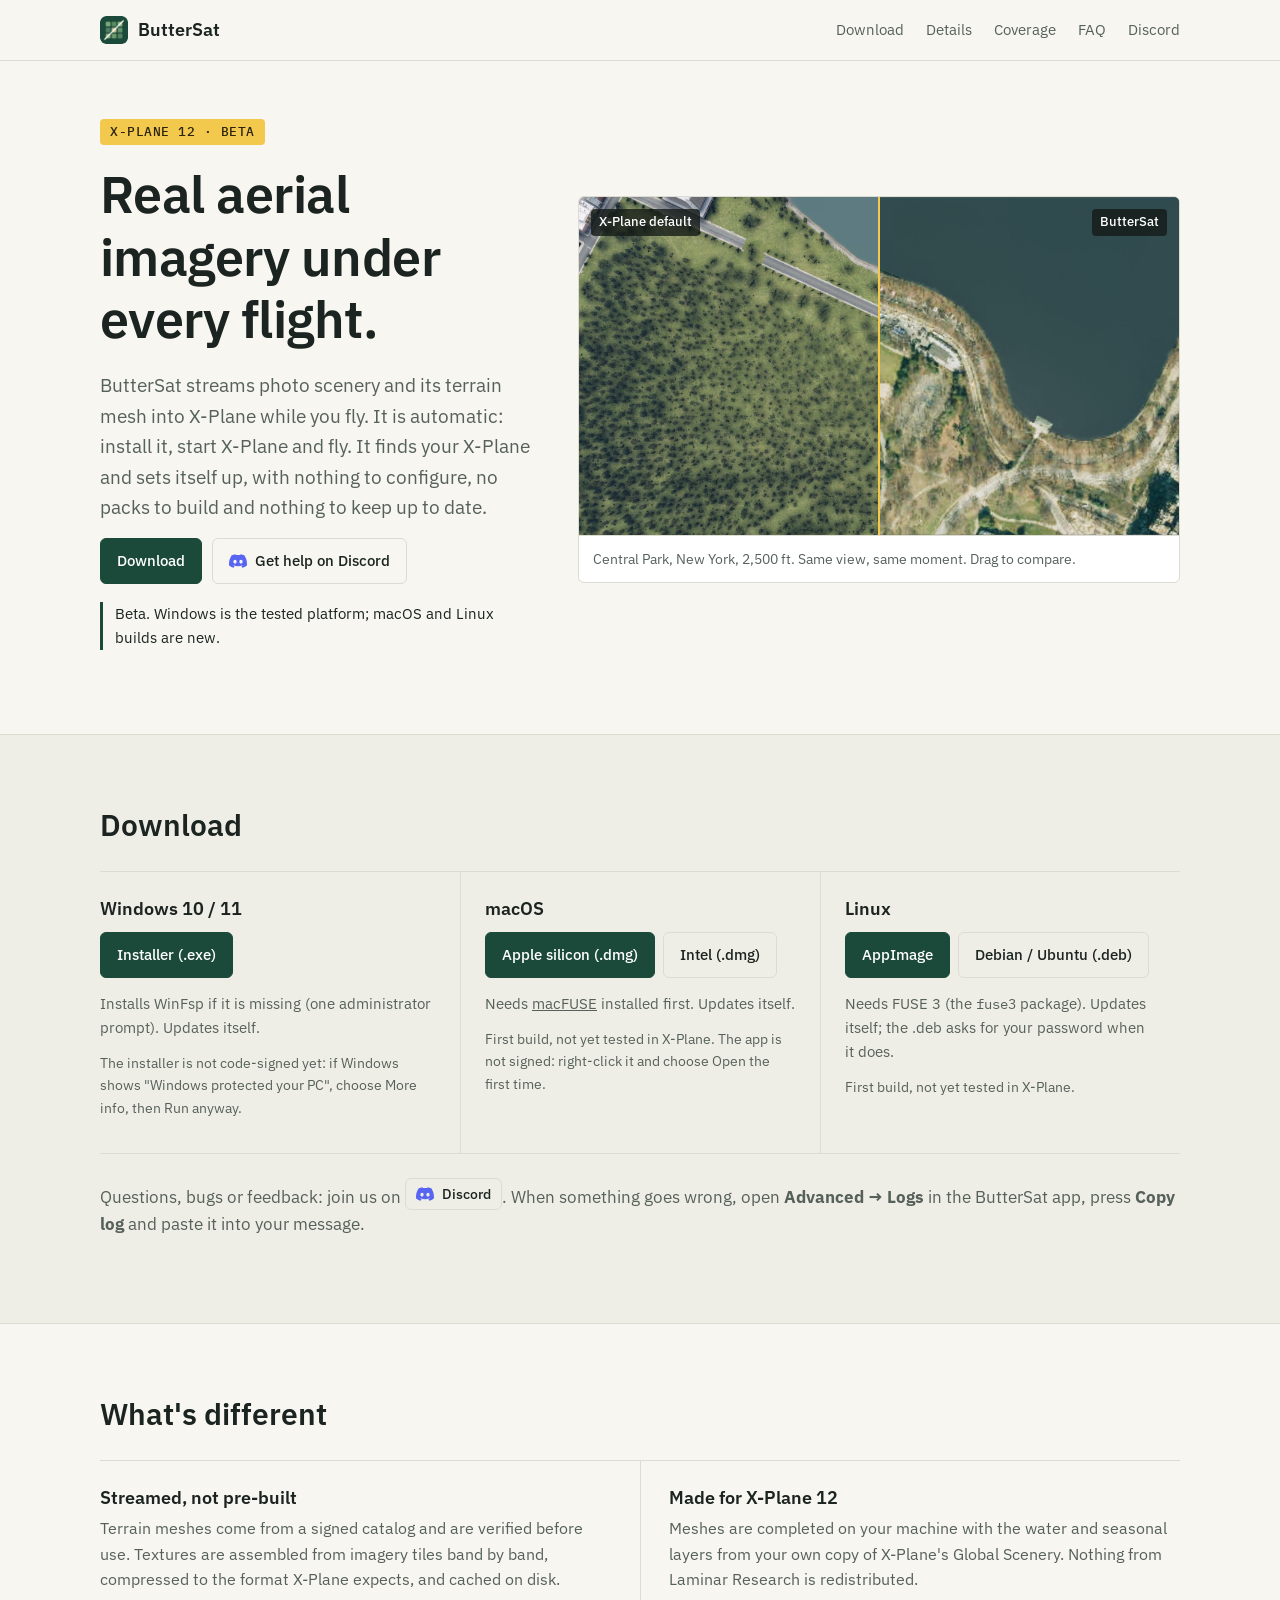
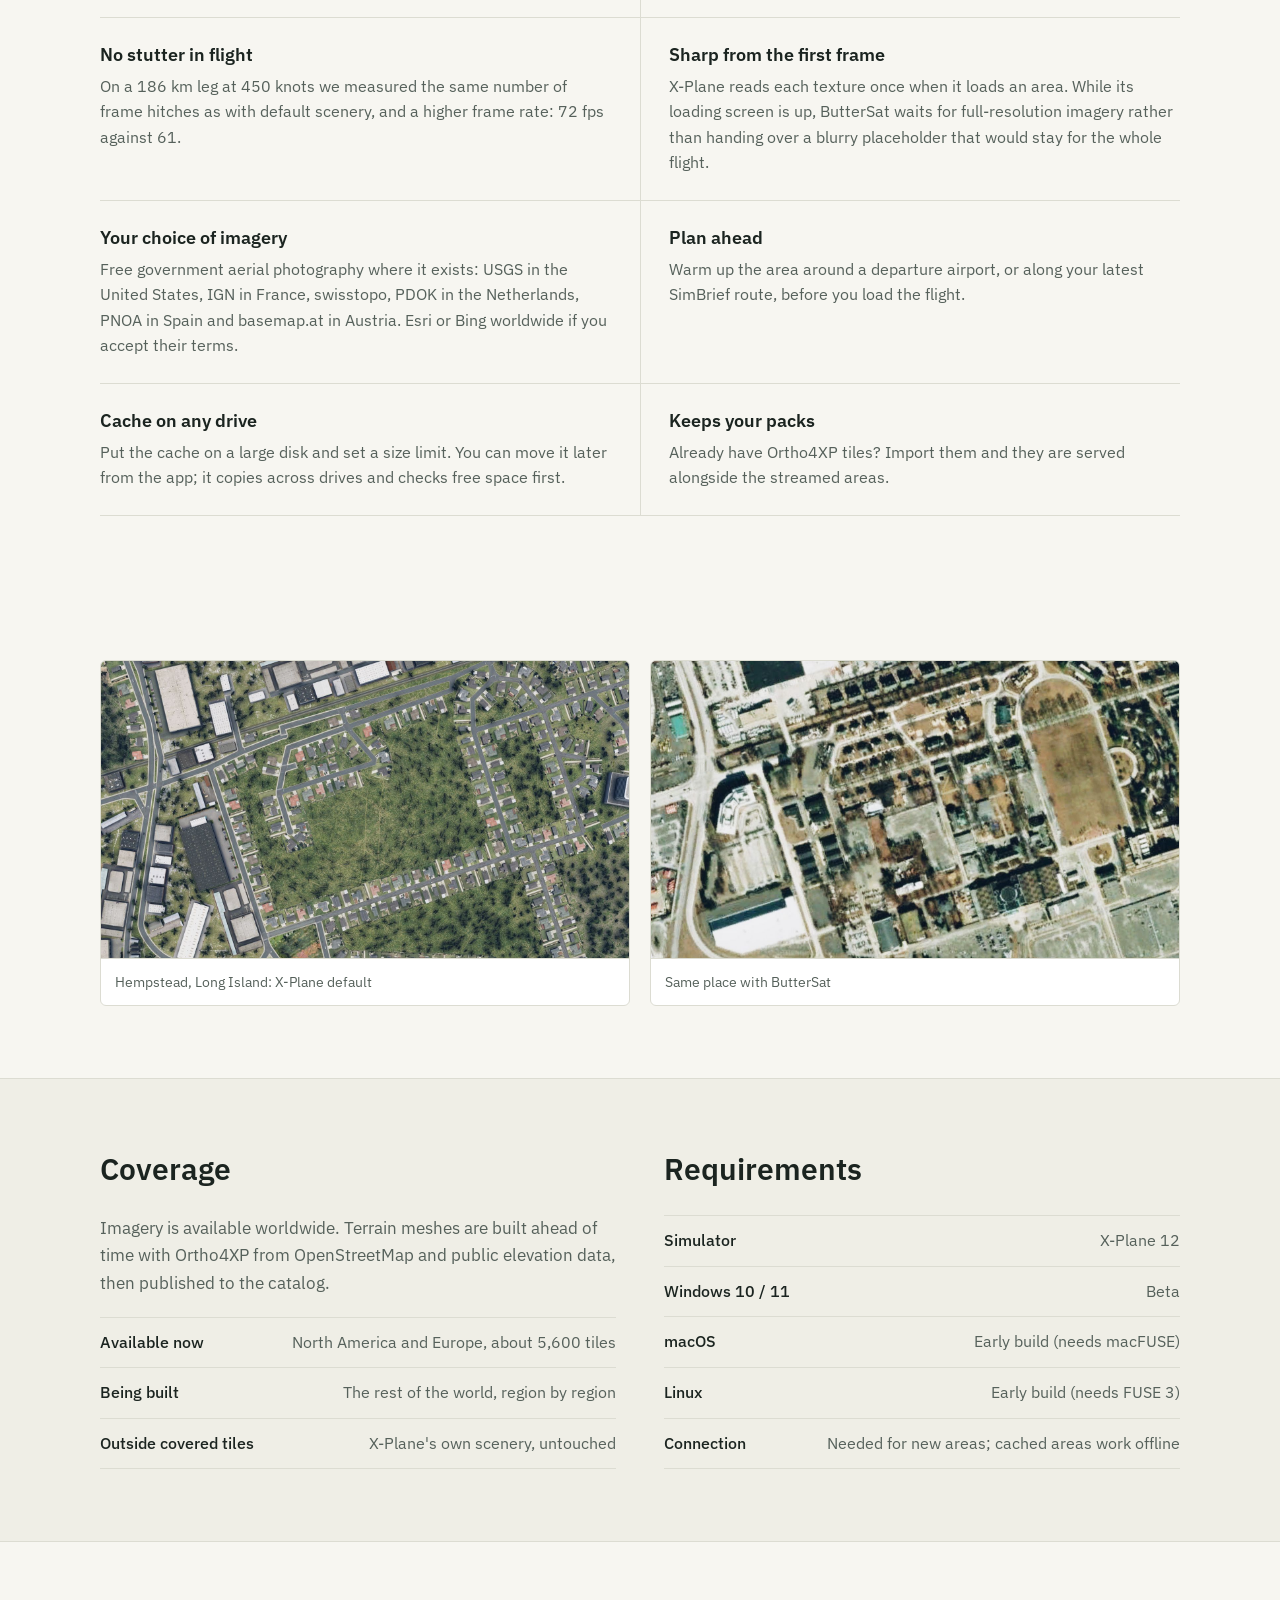
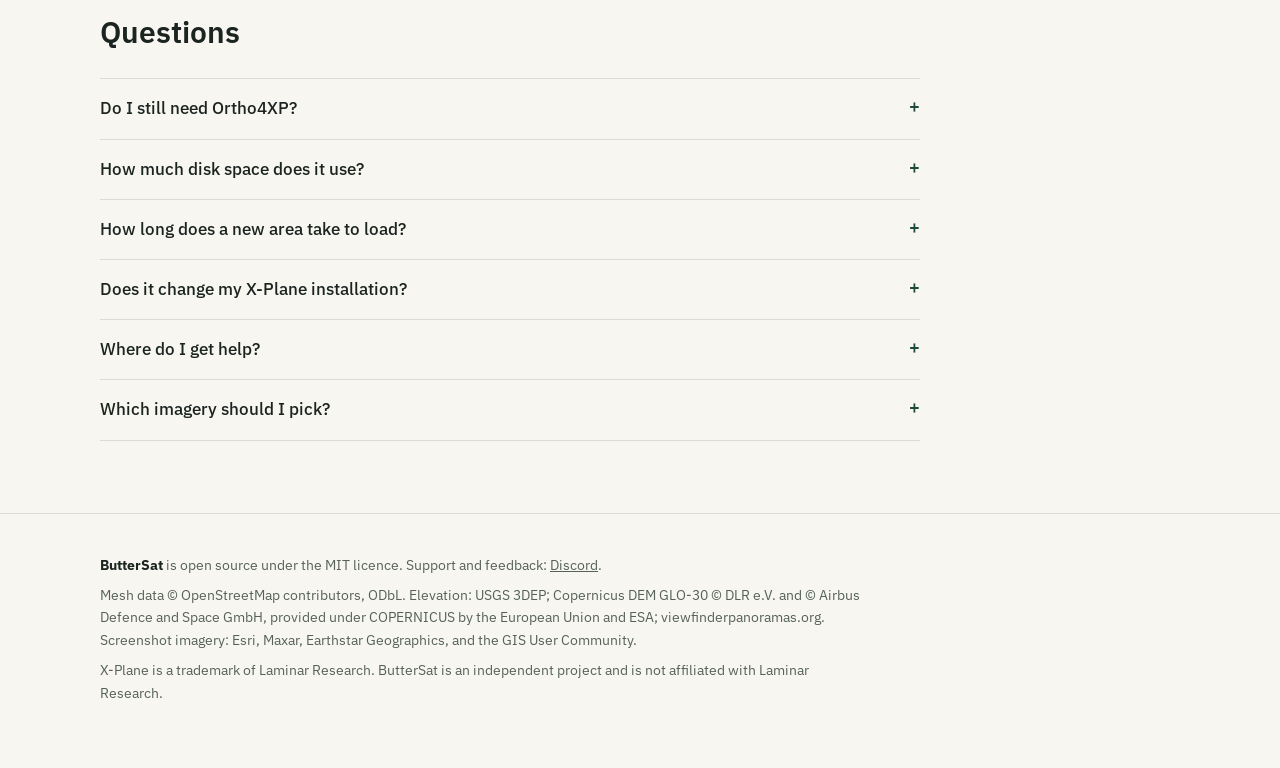
<file: site/index.html>
<!doctype html>
<html lang="en">
<head>
  <meta charset="utf-8">
  <meta name="viewport" content="width=device-width, initial-scale=1">
  <title>ButterSat · Streamed photo scenery for X-Plane 12</title>
  <meta name="description" content="ButterSat streams aerial imagery and matching terrain mesh into X-Plane 12 while you fly. No pre-built packs, no tile management.">
  <link rel="icon" href="img/icon.png">
  <link rel="preconnect" href="https://fonts.googleapis.com">
  <link rel="preconnect" href="https://fonts.gstatic.com" crossorigin>
  <link rel="stylesheet" href="https://fonts.googleapis.com/css2?family=IBM+Plex+Sans:wght@400;500;600&family=IBM+Plex+Mono:wght@500&display=swap">
  <link rel="stylesheet" href="style.css">
</head>
<body>
  <header class="top">
    <div class="wrap top-row">
      <a class="brand" href="#"><img src="img/icon.png" alt="" width="28" height="28">ButterSat</a>
      <nav>
        <a href="#download">Download</a>
        <a href="#details">Details</a>
        <a href="#coverage">Coverage</a>
        <a href="#faq">FAQ</a>
        <a href="https://discord.gg/cvkUwpHpe">Discord</a>
      </nav>
    </div>
  </header>

  <main>
    <section class="hero">
      <div class="wrap hero-grid">
        <div class="hero-text">
          <p class="tag">X-Plane 12 · Beta</p>
          <h1>Real aerial imagery under every flight.</h1>
          <p class="lead">ButterSat streams photo scenery and its terrain mesh into X&#8209;Plane while you fly. It is automatic: install it, start X&#8209;Plane and fly. It finds your X&#8209;Plane and sets itself up, with nothing to configure, no packs to build and nothing to keep up to date.</p>
          <p class="actions"><a class="button" href="#download">Download</a> <a class="button ghost discord" href="https://discord.gg/cvkUwpHpe"><svg class="icon" viewBox="0 0 24 24" aria-hidden="true" focusable="false"><path fill="currentColor" d="M20.317 4.3698a19.7913 19.7913 0 00-4.8851-1.5152.0741.0741 0 00-.0785.0371c-.211.3753-.4447.8648-.6083 1.2495-1.8447-.2762-3.68-.2762-5.4868 0-.1636-.3933-.4058-.8742-.6177-1.2495a.077.077 0 00-.0785-.037 19.7363 19.7363 0 00-4.8852 1.515.0699.0699 0 00-.0321.0277C.5334 9.0458-.319 13.5799.0992 18.0578a.0824.0824 0 00.0312.0561c2.0528 1.5076 4.0413 2.4228 5.9929 3.0294a.0777.0777 0 00.0842-.0276c.4616-.6304.8731-1.2952 1.226-1.9942a.076.076 0 00-.0416-.1057c-.6528-.2476-1.2743-.5495-1.8722-.8923a.077.077 0 01-.0076-.1277c.1258-.0943.2517-.1923.3718-.2914a.0743.0743 0 01.0776-.0105c3.9278 1.7933 8.18 1.7933 12.0614 0a.0739.0739 0 01.0785.0095c.1202.099.246.1981.3728.2924a.077.077 0 01-.0066.1276 12.2986 12.2986 0 01-1.873.8914.0766.0766 0 00-.0407.1067c.3604.698.7719 1.3628 1.225 1.9932a.076.076 0 00.0842.0286c1.961-.6067 3.9495-1.5219 6.0023-3.0294a.077.077 0 00.0313-.0552c.5004-5.177-.8382-9.6739-3.5485-13.6604a.061.061 0 00-.0312-.0286zM8.02 15.3312c-1.1825 0-2.1569-1.0857-2.1569-2.419 0-1.3332.9555-2.4189 2.157-2.4189 1.2108 0 2.1757 1.0952 2.1568 2.419 0 1.3332-.9555 2.4189-2.1569 2.4189zm7.9748 0c-1.1825 0-2.1569-1.0857-2.1569-2.419 0-1.3332.9554-2.4189 2.1569-2.4189 1.2108 0 2.1757 1.0952 2.1568 2.419 0 1.3332-.946 2.4189-2.1568 2.4189Z"/></svg>Get help on Discord</a></p>
          <p class="status">Beta. Windows is the tested platform; macOS and Linux builds are new.</p>
        </div>
        <figure class="compare" id="compare">
          <div class="cmp">
            <img src="img/centralpark-default.jpg" alt="Central Park in X-Plane's default scenery: generic forest texture" width="1600" height="900">
            <div class="after"><img src="img/centralpark-buttersat.jpg" alt="Central Park with ButterSat: real paths, ball fields and reservoir shoreline" width="1600" height="900"></div>
            <span class="divider"></span>
            <span class="label left">X-Plane default</span>
            <span class="label right">ButterSat</span>
            <input type="range" min="0" max="100" value="50" aria-label="Compare default scenery and ButterSat">
          </div>
          <figcaption>Central Park, New York, 2,500 ft. Same view, same moment. Drag to compare.</figcaption>
        </figure>
      </div>
    </section>

    <section id="download" class="band">
      <div class="wrap">
        <h2>Download</h2>
        <div class="dl">
          <article>
            <h3>Windows 10 / 11</h3>
            <p class="links"><a class="button" href="https://buttersat.butr.cc/updates/ButterSat_0.1.11_x64-setup.exe">Installer (.exe)</a></p>
            <p>Installs WinFsp if it is missing (one administrator prompt). Updates itself.</p>
            <p class="note">The installer is not code-signed yet: if Windows shows "Windows protected your PC", choose More info, then Run anyway.</p>
          </article>
          <article>
            <h3>macOS</h3>
            <p class="links"><a class="button" href="https://buttersat.butr.cc/updates/ButterSat_0.1.11_aarch64.dmg">Apple silicon (.dmg)</a> <a class="button ghost" href="https://buttersat.butr.cc/updates/ButterSat_0.1.11_x64.dmg">Intel (.dmg)</a></p>
            <p>Needs <a href="https://macfuse.github.io/">macFUSE</a> installed first. Updates itself.</p>
            <p class="note">First build, not yet tested in X-Plane. The app is not signed: right-click it and choose Open the first time.</p>
          </article>
          <article>
            <h3>Linux</h3>
            <p class="links"><a class="button" href="https://buttersat.butr.cc/updates/ButterSat_0.1.11_amd64.AppImage">AppImage</a> <a class="button ghost" href="https://buttersat.butr.cc/updates/ButterSat_0.1.11_amd64.deb">Debian / Ubuntu (.deb)</a></p>
            <p>Needs FUSE 3 (the <code>fuse3</code> package). Updates itself; the .deb asks for your password when it does.</p>
            <p class="note">First build, not yet tested in X-Plane.</p>
          </article>
        </div>
        <p class="support">Questions, bugs or feedback: join us on <a class="button ghost discord inline" href="https://discord.gg/cvkUwpHpe"><svg class="icon" viewBox="0 0 24 24" aria-hidden="true" focusable="false"><path fill="currentColor" d="M20.317 4.3698a19.7913 19.7913 0 00-4.8851-1.5152.0741.0741 0 00-.0785.0371c-.211.3753-.4447.8648-.6083 1.2495-1.8447-.2762-3.68-.2762-5.4868 0-.1636-.3933-.4058-.8742-.6177-1.2495a.077.077 0 00-.0785-.037 19.7363 19.7363 0 00-4.8852 1.515.0699.0699 0 00-.0321.0277C.5334 9.0458-.319 13.5799.0992 18.0578a.0824.0824 0 00.0312.0561c2.0528 1.5076 4.0413 2.4228 5.9929 3.0294a.0777.0777 0 00.0842-.0276c.4616-.6304.8731-1.2952 1.226-1.9942a.076.076 0 00-.0416-.1057c-.6528-.2476-1.2743-.5495-1.8722-.8923a.077.077 0 01-.0076-.1277c.1258-.0943.2517-.1923.3718-.2914a.0743.0743 0 01.0776-.0105c3.9278 1.7933 8.18 1.7933 12.0614 0a.0739.0739 0 01.0785.0095c.1202.099.246.1981.3728.2924a.077.077 0 01-.0066.1276 12.2986 12.2986 0 01-1.873.8914.0766.0766 0 00-.0407.1067c.3604.698.7719 1.3628 1.225 1.9932a.076.076 0 00.0842.0286c1.961-.6067 3.9495-1.5219 6.0023-3.0294a.077.077 0 00.0313-.0552c.5004-5.177-.8382-9.6739-3.5485-13.6604a.061.061 0 00-.0312-.0286zM8.02 15.3312c-1.1825 0-2.1569-1.0857-2.1569-2.419 0-1.3332.9555-2.4189 2.157-2.4189 1.2108 0 2.1757 1.0952 2.1568 2.419 0 1.3332-.9555 2.4189-2.1569 2.4189zm7.9748 0c-1.1825 0-2.1569-1.0857-2.1569-2.419 0-1.3332.9554-2.4189 2.1569-2.4189 1.2108 0 2.1757 1.0952 2.1568 2.419 0 1.3332-.946 2.4189-2.1568 2.4189Z"/></svg>Discord</a>. When something goes wrong, open <strong>Advanced → Logs</strong> in the ButterSat app, press <strong>Copy log</strong> and paste it into your message.</p>
      </div>
    </section>

    <section id="details">
      <div class="wrap">
        <h2>What's different</h2>
        <div class="grid">
          <article>
            <h3>Streamed, not pre-built</h3>
            <p>Terrain meshes come from a signed catalog and are verified before use. Textures are assembled from imagery tiles band by band, compressed to the format X-Plane expects, and cached on disk.</p>
          </article>
          <article>
            <h3>Made for X-Plane 12</h3>
            <p>Meshes are completed on your machine with the water and seasonal layers from your own copy of X-Plane's Global Scenery. Nothing from Laminar Research is redistributed.</p>
          </article>
          <article>
            <h3>No stutter in flight</h3>
            <p>On a 186 km leg at 450 knots we measured the same number of frame hitches as with default scenery, and a higher frame rate: 72 fps against 61.</p>
          </article>
          <article>
            <h3>Sharp from the first frame</h3>
            <p>X-Plane reads each texture once when it loads an area. While its loading screen is up, ButterSat waits for full-resolution imagery rather than handing over a blurry placeholder that would stay for the whole flight.</p>
          </article>
          <article>
            <h3>Your choice of imagery</h3>
            <p>Free government aerial photography where it exists: USGS in the United States, IGN in France, swisstopo, PDOK in the Netherlands, PNOA in Spain and basemap.at in Austria. Esri or Bing worldwide if you accept their terms.</p>
          </article>
          <article>
            <h3>Plan ahead</h3>
            <p>Warm up the area around a departure airport, or along your latest SimBrief route, before you load the flight.</p>
          </article>
          <article>
            <h3>Cache on any drive</h3>
            <p>Put the cache on a large disk and set a size limit. You can move it later from the app; it copies across drives and checks free space first.</p>
          </article>
          <article>
            <h3>Keeps your packs</h3>
            <p>Already have Ortho4XP tiles? Import them and they are served alongside the streamed areas.</p>
          </article>
        </div>
      </div>
    </section>

    <section>
      <div class="wrap two">
        <figure class="still">
          <img src="img/suburbs-default.jpg" alt="Suburbs of Long Island in default scenery" loading="lazy" width="1600" height="900">
          <figcaption>Hempstead, Long Island: X-Plane default</figcaption>
        </figure>
        <figure class="still">
          <img src="img/suburbs-buttersat.jpg" alt="The same suburbs with ButterSat imagery" loading="lazy" width="1600" height="900">
          <figcaption>Same place with ButterSat</figcaption>
        </figure>
      </div>
    </section>

    <section id="coverage" class="band">
      <div class="wrap two-col">
        <div>
          <h2>Coverage</h2>
          <p>Imagery is available worldwide. Terrain meshes are built ahead of time with Ortho4XP from OpenStreetMap and public elevation data, then published to the catalog.</p>
          <ul class="facts">
            <li><strong>Available now</strong><span>North America and Europe, about 5,600 tiles</span></li>
            <li><strong>Being built</strong><span>The rest of the world, region by region</span></li>
            <li><strong>Outside covered tiles</strong><span>X-Plane's own scenery, untouched</span></li>
          </ul>
        </div>
        <div>
          <h2>Requirements</h2>
          <ul class="facts">
            <li><strong>Simulator</strong><span>X-Plane 12</span></li>
            <li><strong>Windows 10 / 11</strong><span>Beta</span></li>
            <li><strong>macOS</strong><span>Early build (needs macFUSE)</span></li>
            <li><strong>Linux</strong><span>Early build (needs FUSE 3)</span></li>
            <li><strong>Connection</strong><span>Needed for new areas; cached areas work offline</span></li>
          </ul>
        </div>
      </div>
    </section>

    <section id="faq">
      <div class="wrap"><div class="faq">
        <h2>Questions</h2>
        <details>
          <summary>Do I still need Ortho4XP?</summary>
          <p>No. ButterSat's meshes are built with Ortho4XP on our side and streamed to you. If you already have Ortho4XP packs, you can keep using them.</p>
        </details>
        <details>
          <summary>How much disk space does it use?</summary>
          <p>As much as you allow. Imagery and meshes are cached up to the limits you set, on the drive you choose, and the oldest areas are removed first.</p>
        </details>
        <details>
          <summary>How long does a new area take to load?</summary>
          <p>The first time you start a flight somewhere new, expect around a minute and a half while the imagery is fetched. Areas you have flown before load from the cache. Once you are flying, new areas stream in the background.</p>
        </details>
        <details>
          <summary>Does it change my X-Plane installation?</summary>
          <p>It adds one entry to scenery_packs.ini, with a backup, and removes it again when uninstalled. Everything else lives in ButterSat's own folders.</p>
        </details>
        <details>
          <summary>Where do I get help?</summary>
          <p>On our <a href="https://discord.gg/cvkUwpHpe">Discord</a>. Tell us what you saw and where you were flying, and paste your log: in the app, <strong>Advanced → Logs → Copy log</strong>.</p>
        </details>
        <details>
          <summary>Which imagery should I pick?</summary>
          <p>Open government imagery is free to use but varies by country; in the United States it is noticeably softer than Esri's. Esri and Bing are sharper and cover the whole world, under their providers' terms. You can switch at any time.</p>
        </details>
      </div></div>
    </section>
  </main>

  <footer>
    <div class="wrap foot">
      <p><strong>ButterSat</strong> is open source under the MIT licence. Support and feedback: <a href="https://discord.gg/cvkUwpHpe">Discord</a>.</p>
      <p>Mesh data © OpenStreetMap contributors, ODbL. Elevation: USGS 3DEP; Copernicus DEM GLO-30 © DLR e.V. and © Airbus Defence and Space GmbH, provided under COPERNICUS by the European Union and ESA; viewfinderpanoramas.org. Screenshot imagery: Esri, Maxar, Earthstar Geographics, and the GIS User Community.</p>
      <p>X-Plane is a trademark of Laminar Research. ButterSat is an independent project and is not affiliated with Laminar Research.</p>
    </div>
  </footer>

  <script>
    (function () {
      var fig = document.getElementById("compare");
      if (!fig) return;
      var range = fig.querySelector("input");
      var set = function () { fig.style.setProperty("--pos", range.value + "%"); };
      range.addEventListener("input", set);
      set();
    })();
  </script>
</body>
</html>
</file>
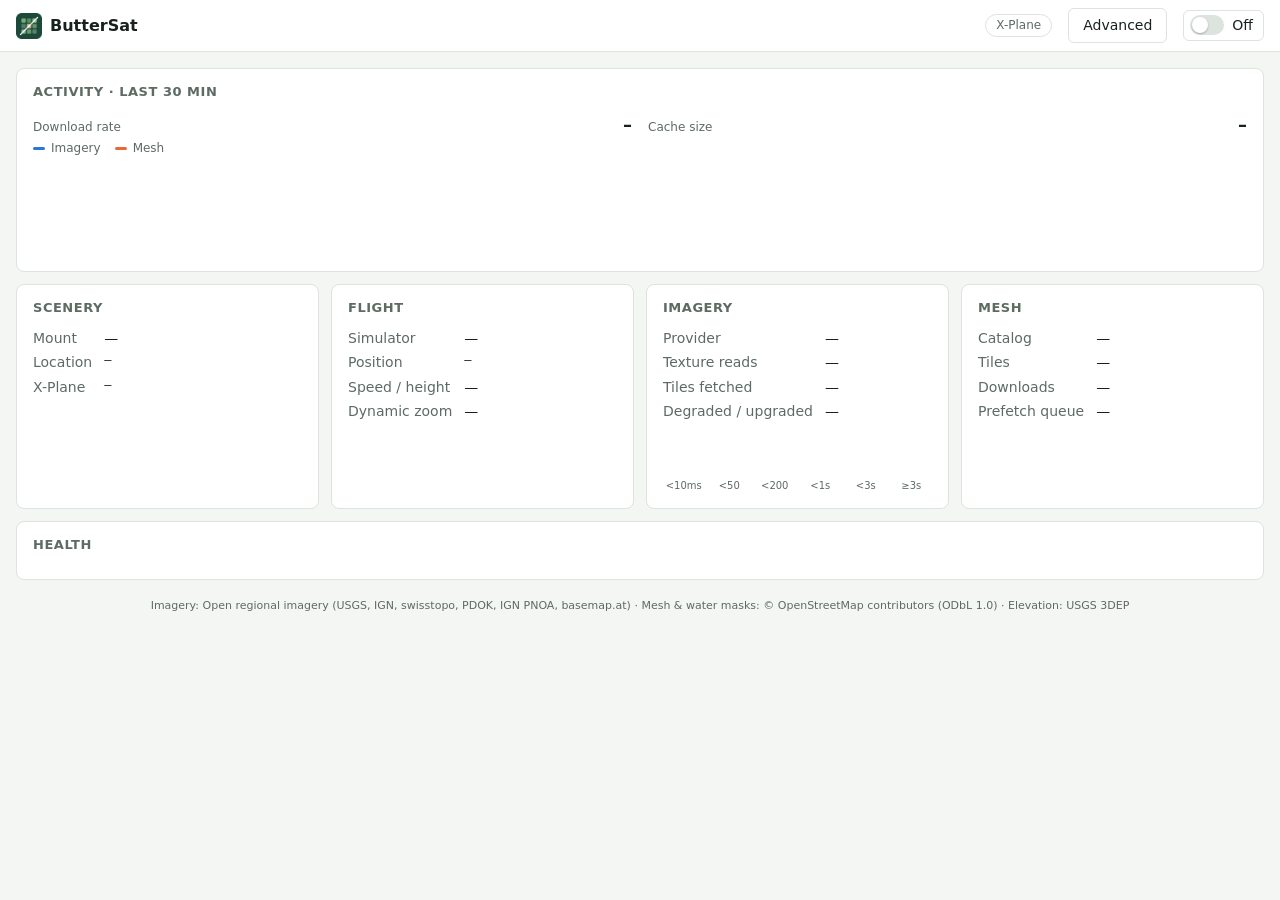
<file: crates/xof-ui/ui/index.html>
<!doctype html>
<html lang="en">
<head>
  <meta charset="utf-8">
  <meta name="viewport" content="width=device-width, initial-scale=1">
  <title>ButterSat</title>
  <link rel="stylesheet" href="vendor/maplibre-gl-5.24.0/maplibre-gl.css">
  <link rel="stylesheet" href="app.css">
</head>
<body class="simple">
  <header class="topbar">
    <div class="brand"><img src="icon.png" alt=""><span>ButterSat</span></div>
    <div class="pills">
      <span class="pill" id="pill-sim" title="X-Plane 12 Web API">X-Plane</span>
    </div>
    <button id="btn-advanced" title="Show every page: map, flight preparation, packs, settings, logs">Advanced</button>
    <button id="power" class="switch" role="switch" aria-checked="false" title="Turn ButterSat on or off">
      <span class="track"><span class="knob"></span></span><span id="power-label">Off</span>
    </button>
  </header>

  <nav class="side">
    <a href="#overview" class="active">Overview</a>
    <a href="#map">Map</a>
    <a href="#prepare">Prepare flight</a>
    <a href="#packs">Packs</a>
    <a href="#settings">Settings</a>
    <a href="#logs">Logs</a>
    <a href="#about">About</a>
  </nav>

  <main>
    <section id="overview" class="view active">
      <div id="update-banner" class="banner update hidden">
        <span id="update-text"></span>
        <button type="button" id="btn-update" class="primary">Install update</button>
      </div>
      <div id="banner" class="banner hidden"></div>
      <div id="off-card" class="card off hidden">
        <h2>ButterSat is off</h2>
        <p>X-Plane uses its own scenery. Turn ButterSat on to stream photo scenery and meshes; it adds its entry to scenery_packs.ini again.</p>
        <button type="button" class="primary" id="btn-turn-on">Turn on</button>
      </div>
      <div class="card activity">
        <h3>Activity <span class="muted">· last 30 min</span></h3>
        <div class="charts">
          <figure class="chart" id="ch-rate" aria-label="Download rate over the last 30 minutes">
            <figcaption><span class="label">Download rate</span><span class="value" id="v-rate">–</span></figcaption>
            <div class="chart-legend" aria-hidden="true"><span class="s-imagery">Imagery</span><span class="s-mesh">Mesh</span></div>
            <svg role="img"></svg>
            <div class="tip hidden"></div>
          </figure>
          <figure class="chart" id="ch-cache" aria-label="Cache size over the last 30 minutes">
            <figcaption><span class="label">Cache size</span><span class="value" id="v-cache">–</span></figcaption>
            <svg role="img"></svg>
            <div class="tip hidden"></div>
          </figure>
        </div>
      </div>
      <div class="grid">
        <div class="card">
          <h3>Scenery</h3>
          <dl>
            <dt>Mount</dt><dd id="o-mounted">—</dd>
            <dt>Location</dt><dd id="o-mountpoint" class="mono">—</dd>
            <dt>X-Plane</dt><dd id="o-xplane" class="mono">—</dd>
          </dl>
        </div>
        <div class="card">
          <h3>Flight</h3>
          <dl>
            <dt>Simulator</dt><dd id="o-sim">—</dd>
            <dt>Position</dt><dd id="o-pos" class="mono">—</dd>
            <dt>Speed / height</dt><dd id="o-spd">—</dd>
            <dt>Dynamic zoom</dt><dd id="o-dz">—</dd>
          </dl>
        </div>
        <div class="card">
          <h3>Imagery</h3>
          <dl>
            <dt>Provider</dt><dd id="o-provider">—</dd>
            <dt>Texture reads</dt><dd id="o-reads">—</dd>
            <dt>Tiles fetched</dt><dd id="o-fetched">—</dd>
            <dt>Degraded / upgraded</dt><dd id="o-degraded">—</dd>
          </dl>
          <div class="hist" id="o-hist" title="Read latency"></div>
          <div class="hist-labels"><span>&lt;10ms</span><span>&lt;50</span><span>&lt;200</span><span>&lt;1s</span><span>&lt;3s</span><span>≥3s</span></div>
        </div>
        <div class="card">
          <h3>Mesh</h3>
          <dl>
            <dt>Catalog</dt><dd id="o-catalog">—</dd>
            <dt>Tiles</dt><dd id="o-tiles">—</dd>
            <dt>Downloads</dt><dd id="o-downloads">—</dd>
            <dt>Prefetch queue</dt><dd id="o-queue">—</dd>
          </dl>
        </div>
      </div>
      <div class="card wide">
        <h3>Health</h3>
        <ul id="health" class="health"></ul>
      </div>
      <footer class="attribution-footer" id="overview-footer">
        <span id="o-attrib-imagery">Imagery: Open regional imagery (USGS, IGN, swisstopo, PDOK, IGN PNOA, basemap.at)</span>
        <span> · </span>
        <span id="o-attrib-mesh">Mesh &amp; water masks: © OpenStreetMap contributors (ODbL 1.0) · Elevation: USGS 3DEP</span>
      </footer>
    </section>

    <section id="map" class="view">
      <div id="mapview"></div>
      <div class="legend">
        <div><i class="sw cat"></i>Mesh available</div>
        <div><i class="sw ready"></i>Mesh downloaded</div>
        <div><i class="sw cache"></i>Imagery cached</div>
        <div><i class="sw pf"></i>Prefetch area</div>
      </div>
    </section>

    <section id="prepare" class="view">
      <div class="card">
        <h3>Prepare departure</h3>
        <p class="muted">Fetch the meshes and imagery around an airport before starting X-Plane, so the first load is quick.</p>
        <form id="f-prepare" class="row">
          <input id="icao" placeholder="ICAO, e.g. KJFK" maxlength="8" autocomplete="off" required>
          <button class="primary">Prepare</button>
        </form>
        <p id="prepare-result" class="result"></p>
      </div>
      <div class="card">
        <h3>SimBrief route</h3>
        <p class="muted">Prefetch meshes and low-resolution imagery along your latest SimBrief flight plan. Flight plan data provided by SimBrief / Navigraph (simbrief.com).</p>
        <form id="f-route" class="row">
          <input id="sb-user" placeholder="SimBrief username or pilot ID" autocomplete="off">
          <button class="primary">Prefetch route</button>
        </form>
        <p id="route-result" class="result"></p>
      </div>
    </section>

    <section id="packs" class="view">
      <div class="card">
        <h3>Imported packs</h3>
        <p class="muted">Optional: Ortho4XP or AutoOrtho packs you built yourself. They take priority over streamed meshes for the tiles they cover.</p>
        <ul id="packs-list" class="list"></ul>
        <button id="btn-import">Import a pack folder…</button>
        <p id="import-result" class="result"></p>
      </div>
      <div class="card">
        <h3>Cache</h3>
        <dl>
          <dt>Imagery</dt><dd id="c-imagery">—</dd>
          <dt>Meshes</dt><dd id="c-mesh">—</dd>
        </dl>
      </div>
    </section>

    <section id="settings" class="view">
      <form id="f-settings" class="card settings">
        <h3>Storage</h3>
        <dl>
          <dt>Cache folder</dt><dd id="st-path" class="mono">–</dd>
          <dt>In use</dt><dd id="st-usage">–</dd>
          <dt>Free on that drive</dt><dd id="st-free">–</dd>
        </dl>
        <div class="row"><button type="button" id="btn-storage">Change folder…</button><span id="st-msg" class="result"></span></div>
        <div id="st-confirm" class="hidden">
          <p id="st-confirm-text"></p>
          <div class="row">
            <button type="button" class="primary" id="st-move">Move the cache there</button>
            <button type="button" id="st-fresh">Start empty there</button>
            <button type="button" id="st-cancel">Cancel</button>
          </div>
        </div>
        <progress id="st-progress" class="hidden" max="100" value="0"></progress>

        <h3>Imagery</h3>
        <label class="check"><input type="checkbox" name="imagery.prefer_open">
          Prefer open government orthophoto imagery where available (US USGS, France IGN, Switzerland swisstopo, Netherlands PDOK, Spain IGN PNOA, Austria basemap.at).</label>
        <label>Global fallback / fixed provider
          <select name="imagery.provider">
            <option value="esri">Esri World Imagery (global fallback — opt-in required)</option>
            <option value="bing">Bing Maps Aerial (global fallback — opt-in required)</option>
            <option value="open">Open regional imagery only (no commercial fallback)</option>
            <option value="usgs">USGS The National Map (US only, public domain)</option>
            <option value="ign">IGN Géoplateforme (France only, Etalab 2.0)</option>
            <option value="swisstopo">swisstopo SWISSIMAGE (Switzerland only, OGD)</option>
            <option value="pdok">PDOK Luchtfoto (Netherlands only, CC BY 4.0)</option>
            <option value="pnoa">IGN PNOA (Spain only, CC BY 4.0)</option>
            <option value="basemap_at">basemap.at (Austria only, CC BY 4.0)</option>
          </select>
        </label>
        <label class="check"><input type="checkbox" name="imagery.provider_notice_accepted">
          <span>I understand that Esri World Imagery and Bing Maps Aerial are commercial services whose public terms do not explicitly grant standalone third-party flight-simulator streaming rights, and I explicitly opt in to fetching from my chosen provider for personal flight-simulation use at my own responsibility. (Until checked, ButterSat never fetches from Esri or Bing.)</span></label>
        <label>Read time budget (ms)<input type="number" name="imagery.deadline_ms" min="200" max="10000" step="100"></label>
        <label>Imagery cache size (GB)<input type="number" name="imagery.cache_size_gb" min="5" max="2000"></label>
        <label>Texture RAM (MB)<input type="number" name="imagery.segment_ram_mb" min="128" max="16384" step="128"></label>

        <h3>Prefetch</h3>
        <label class="check"><input type="checkbox" name="prefetch.enabled"> Prefetch ahead of the aircraft</label>
        <label>Look-ahead (minutes)<input type="number" name="prefetch.lookahead_minutes" min="1" max="30" step="0.5"></label>
        <label class="check"><input type="checkbox" name="prefetch.dynamic_zoom"> Dynamic zoom: lower resolution at cruise</label>
        <label>Dynamic zoom above (ft AGL)<input type="number" name="prefetch.dynamic_zoom_agl_ft" min="1000" max="45000" step="500"></label>
        <label>SimBrief user<input name="simbrief.user" placeholder="optional"></label>
        <label class="check"><input type="checkbox" name="simbrief.prepare_departure"> Prepare the departure area as soon as I generate a SimBrief flight plan (checks every 5 minutes, not while X-Plane is running)</label>

        <h3>Meshes</h3>
        <label class="check"><input type="checkbox" name="mesh.enabled"> Stream meshes from the catalog</label>
        <label>Mesh cache size (GB)<input type="number" name="mesh.cache_size_gb" min="1" max="2000"></label>
        <label>Town lights at night
          <select name="night.lights">
            <option value="normal">Normal</option>
            <option value="soft">Soft</option>
            <option value="strong">Strong</option>
            <option value="off">Off (towns on the photo stay dark at night)</option>
          </select>
        </label>
        <p class="muted small">Street lamps and windows drawn along X-Plane's own roads, read from your X-Plane 12 Global Scenery. Applies the next time X-Plane starts.</p>
        <label>Catalog mirrors (one per line)<textarea name="mesh.mirrors" rows="2"></textarea></label>
        <label>Trusted catalog keys (one per line)<textarea name="mesh.public_keys" rows="2" class="mono"></textarea></label>

        <h3>X-Plane</h3>
        <label>X-Plane 12 folder<input name="xplane.path" placeholder="auto-detected"></label>
        <label class="check"><input type="checkbox" name="startup.start_at_login"> Start ButterSat when I log in (only if the On switch on the top right of this window is on)</label>
        <label class="check"><input type="checkbox" name="startup.auto_update"> Install ButterSat updates automatically (never while X-Plane is running)</label>

        <div class="row end"><span id="settings-result" class="result"></span><button class="primary">Save</button></div>
      </form>
    </section>

    <section id="logs" class="view">
      <div class="card wide">
        <div class="row between">
          <h3>Daemon log</h3>
          <div class="row"><span id="log-copied" class="result"></span><button type="button" id="btn-copy-log" class="primary">Copy log</button></div>
        </div>
        <p class="muted small">Asking for help on Discord? Copy the log and paste it into your message.</p>
        <pre id="log" class="log"></pre>
      </div>
    </section>

    <section id="about" class="view">
      <div class="card">
        <h3>ButterSat <span id="about-version"></span></h3>
        <p>Streamed orthophoto scenery for X-Plane 12. Open source under the MIT licence.</p>
        <div class="row">
          <button type="button" id="btn-check-update">Check for updates</button>
          <span id="about-update" class="result"></span>
        </div>
        <p id="about-active-attrib" class="muted"></p>
        <ul id="notices" class="list small"></ul>
      </div>
    </section>
  </main>

  <div id="first-run" class="modal hidden" role="dialog" aria-modal="true" aria-labelledby="fr-title">
    <div class="modal-card">
      <h2 id="fr-title">Choose your imagery</h2>
      <p class="muted">ButterSat builds X-Plane's ground textures from aerial imagery. You can change this later in Settings.</p>
      <button type="button" class="choice" id="fr-open">
        <strong>Open imagery (free)</strong>
        <span>Government aerial photos where they exist: USGS in the United States (up to zoom 16, softer around airports), and France, Switzerland, the Netherlands, Spain and Austria. Elsewhere X-Plane's own scenery stays in place.</span>
      </button>
      <button type="button" class="choice" id="fr-esri">
        <strong>Esri World Imagery (sharper, worldwide)</strong>
        <span>Higher resolution almost everywhere, including ZL17 around airports. Esri's terms of use apply to this imagery.</span>
      </button>
      <button type="button" class="choice" id="fr-bing">
        <strong>Bing Maps Aerial (worldwide)</strong>
        <span>Microsoft's aerial imagery, similar coverage to Esri. Microsoft's terms of use apply, and Microsoft is winding down this service, so it may stop working.</span>
      </button>
      <label class="check fr-accept hidden" id="fr-accept-row"><input type="checkbox" id="fr-accept">
        I have read <a href="#" id="fr-terms"><span id="fr-terms-name">Esri's</span> terms of use</a> and use the imagery for personal flight simulation only.</label>
      <div class="row end">
        <span id="fr-result" class="result"></span>
        <button type="button" class="primary hidden" id="fr-confirm">Use Esri imagery</button>
      </div>
    </div>
  </div>

  <script src="vendor/maplibre-gl-5.24.0/maplibre-gl.js"></script>
  <script src="app.js"></script>
</body>
</html>
</file>
<file: site/style.css>
:root {
  --bg: #f7f6f1;
  --panel: #ffffff;
  --band: #efeee6;
  --ink: #1b2420;
  --muted: #56615b;
  --line: #dcdcd2;
  --accent: #1c4a3a;
  --accent-ink: #ffffff;
  --butter: #f2c94c;
  --butter-ink: #2b2410;
}
@media (prefers-color-scheme: dark) {
  :root {
    --bg: #121714;
    --panel: #18201c;
    --band: #161d19;
    --ink: #e6ece8;
    --muted: #9aa8a0;
    --line: #2a352f;
    --accent: #6cbf96;
    --accent-ink: #0d1411;
    --butter: #e6bd45;
    --butter-ink: #1c170a;
  }
}

* { box-sizing: border-box; }
html { scroll-behavior: smooth; }
body {
  margin: 0;
  background: var(--bg);
  color: var(--ink);
  font: 17px/1.6 "IBM Plex Sans", system-ui, -apple-system, "Segoe UI", sans-serif;
  -webkit-font-smoothing: antialiased;
}
img { display: block; max-width: 100%; height: auto; }
a { color: inherit; }
.wrap { max-width: 1120px; margin: 0 auto; padding: 0 20px; }
h1, h2, h3 { line-height: 1.2; margin: 0; font-weight: 600; }
h1 { font-size: clamp(32px, 5vw, 52px); letter-spacing: -0.01em; }
h2 { font-size: 30px; margin-bottom: 28px; }
h3 { font-size: 18px; margin-bottom: 8px; }
p { margin: 0 0 12px; }
section { padding: 72px 0; }
.band { background: var(--band); border-top: 1px solid var(--line); border-bottom: 1px solid var(--line); }

/* Top bar */
.top { position: sticky; top: 0; z-index: 5; background: var(--bg); border-bottom: 1px solid var(--line); }
.top-row { display: flex; align-items: center; justify-content: space-between; height: 60px; gap: 16px; }
.brand { display: flex; align-items: center; gap: 10px; font-weight: 600; font-size: 18px; text-decoration: none; }
.brand img { border-radius: 6px; }
nav { display: flex; gap: 22px; font-size: 15px; }
nav a { text-decoration: none; color: var(--muted); }
nav a:hover { color: var(--ink); }

/* Hero */
.hero { padding: 56px 0 72px; }
.hero-grid { display: grid; grid-template-columns: 5fr 7fr; gap: 48px; align-items: center; }
.tag {
  display: inline-block; margin-bottom: 18px; padding: 4px 10px; border-radius: 4px;
  background: var(--butter); color: var(--butter-ink);
  font: 500 13px/1.4 "IBM Plex Mono", ui-monospace, monospace; text-transform: uppercase; letter-spacing: 0.04em;
}
.lead { font-size: 19px; color: var(--muted); margin: 20px 0 16px; }
.status { font-size: 15px; padding-left: 12px; border-left: 3px solid var(--accent); }

/* Before / after comparison */
.compare { margin: 0; position: relative; border: 1px solid var(--line); border-radius: 6px; overflow: hidden; --pos: 50%; background: var(--panel); }
.cmp { position: relative; }
.cmp > img { width: 100%; }
.compare .after { position: absolute; inset: 0; clip-path: inset(0 0 0 var(--pos)); }
.compare .after img { width: 100%; height: 100%; object-fit: cover; }
.compare .divider {
  position: absolute; top: 0; bottom: 0; left: var(--pos); width: 2px;
  background: var(--butter); transform: translateX(-1px); pointer-events: none;
}
.compare .label {
  position: absolute; top: 12px; padding: 3px 8px; border-radius: 4px; font-size: 13px; font-weight: 500;
  background: rgba(20, 26, 23, 0.78); color: #fff; pointer-events: none;
}
.compare .label.left { left: 12px; }
.compare .label.right { right: 12px; }
.compare input[type="range"] {
  position: absolute; inset: 0; width: 100%; height: 100%;
  margin: 0; opacity: 0; cursor: ew-resize;
}
.compare figcaption, .still figcaption { padding: 12px 14px; font-size: 14px; color: var(--muted); border-top: 1px solid var(--line); }

/* Feature grid */
.grid { display: grid; grid-template-columns: repeat(2, 1fr); gap: 0; border-top: 1px solid var(--line); }
.grid article { padding: 26px 28px 24px 0; border-bottom: 1px solid var(--line); }
.grid article:nth-child(even) { padding-left: 28px; padding-right: 0; border-left: 1px solid var(--line); }
.grid p { color: var(--muted); font-size: 16px; margin: 0; }

/* Stills */
.two { display: grid; grid-template-columns: 1fr 1fr; gap: 20px; }
.still { margin: 0; border: 1px solid var(--line); border-radius: 6px; overflow: hidden; background: var(--panel); }

/* Coverage / requirements */
.two-col { display: grid; grid-template-columns: 1fr 1fr; gap: 48px; }
.two-col > div > p { color: var(--muted); }
.facts { list-style: none; padding: 0; margin: 20px 0 0; border-top: 1px solid var(--line); }
.facts li { display: flex; justify-content: space-between; gap: 16px; padding: 12px 0; border-bottom: 1px solid var(--line); font-size: 16px; }
.facts strong { font-weight: 500; }
.facts span { color: var(--muted); text-align: right; }

/* FAQ */
.faq { max-width: 820px; }
details { border-bottom: 1px solid var(--line); padding: 16px 0; }
details:first-of-type { border-top: 1px solid var(--line); }
summary { cursor: pointer; font-weight: 500; list-style: none; display: flex; justify-content: space-between; gap: 16px; }
summary::-webkit-details-marker { display: none; }
summary::after { content: "+"; font: 500 18px "IBM Plex Mono", monospace; color: var(--accent); }
details[open] summary::after { content: "−"; }
details p { color: var(--muted); margin: 10px 0 0; font-size: 16px; }

/* Footer */
footer { padding: 40px 0 56px; border-top: 1px solid var(--line); }
.foot p { font-size: 14px; color: var(--muted); margin: 0 0 8px; max-width: 760px; }
.foot strong { color: var(--ink); }

@media (max-width: 860px) {
  section { padding: 52px 0; }
  .hero-grid, .two-col, .two { grid-template-columns: 1fr; gap: 28px; }
  .grid { grid-template-columns: 1fr; }
  .grid article, .grid article:nth-child(even) { padding: 22px 0; border-left: 0; }
  nav { display: none; }
}

/* Download and support */
.actions { display: flex; flex-wrap: wrap; gap: 10px; margin: 0 0 18px; }
.button {
  display: inline-block; padding: 10px 16px; border-radius: 6px; font-weight: 500; font-size: 15px;
  text-decoration: none; background: var(--accent); color: var(--accent-ink); border: 1px solid var(--accent);
}
.button.ghost { background: transparent; color: var(--ink); border-color: var(--line); }
.button:hover { filter: brightness(1.08); }
.dl { display: grid; grid-template-columns: repeat(3, 1fr); gap: 0; border-top: 1px solid var(--line); }
.dl article { padding: 26px 24px 22px 0; border-bottom: 1px solid var(--line); }
.dl article + article { padding-left: 24px; border-left: 1px solid var(--line); }
.dl .links { display: flex; flex-wrap: wrap; gap: 8px; margin: 12px 0 14px; }
.dl p { color: var(--muted); font-size: 15px; }
.dl .note { font-size: 14px; }
.support { margin-top: 24px; color: var(--muted); }
code { font-family: "IBM Plex Mono", ui-monospace, monospace; font-size: 0.9em; }
@media (max-width: 820px) {
  .dl { grid-template-columns: 1fr; }
  .dl article + article { padding-left: 0; border-left: 0; }
}
.support code { overflow-wrap: anywhere; }
.button.discord { display: inline-flex; align-items: center; gap: 8px; }
.button .icon { width: 18px; height: 18px; flex: none; }
.button.discord .icon { color: #5865f2; }
.button.inline { padding: 4px 10px; font-size: 14px; vertical-align: baseline; }
</file>
<file: crates/xof-ui/ui/vendor/maplibre-gl-5.24.0/maplibre-gl.css>
.maplibregl-map{font:12px/20px Helvetica Neue,Arial,Helvetica,sans-serif;overflow:hidden;position:relative;-webkit-tap-highlight-color:rgb(0 0 0/0)}.maplibregl-canvas{left:0;position:absolute;top:0}.maplibregl-map:fullscreen{height:100%;width:100%}.maplibregl-ctrl-group button.maplibregl-ctrl-compass{touch-action:none}.maplibregl-canvas-container.maplibregl-interactive,.maplibregl-ctrl-group button.maplibregl-ctrl-compass{cursor:grab;-webkit-user-select:none;-moz-user-select:none;user-select:none}.maplibregl-canvas-container.maplibregl-interactive.maplibregl-track-pointer{cursor:pointer}.maplibregl-canvas-container.maplibregl-interactive:active,.maplibregl-ctrl-group button.maplibregl-ctrl-compass:active{cursor:grabbing}.maplibregl-canvas-container.maplibregl-touch-zoom-rotate,.maplibregl-canvas-container.maplibregl-touch-zoom-rotate .maplibregl-canvas{touch-action:pan-x pan-y}.maplibregl-canvas-container.maplibregl-touch-drag-pan,.maplibregl-canvas-container.maplibregl-touch-drag-pan .maplibregl-canvas{touch-action:pinch-zoom}.maplibregl-canvas-container.maplibregl-touch-zoom-rotate.maplibregl-touch-drag-pan,.maplibregl-canvas-container.maplibregl-touch-zoom-rotate.maplibregl-touch-drag-pan .maplibregl-canvas{touch-action:none}.maplibregl-canvas-container.maplibregl-touch-drag-pan.maplibregl-cooperative-gestures,.maplibregl-canvas-container.maplibregl-touch-drag-pan.maplibregl-cooperative-gestures .maplibregl-canvas{touch-action:pan-x pan-y}.maplibregl-ctrl-bottom-left,.maplibregl-ctrl-bottom-right,.maplibregl-ctrl-top-left,.maplibregl-ctrl-top-right{pointer-events:none;position:absolute;z-index:2}.maplibregl-ctrl-top-left{left:0;top:0}.maplibregl-ctrl-top-right{right:0;top:0}.maplibregl-ctrl-bottom-left{bottom:0;left:0}.maplibregl-ctrl-bottom-right{bottom:0;right:0}.maplibregl-ctrl{clear:both;pointer-events:auto;transform:translate(0)}.maplibregl-ctrl-top-left .maplibregl-ctrl{float:left;margin:10px 0 0 10px}.maplibregl-ctrl-top-right .maplibregl-ctrl{float:right;margin:10px 10px 0 0}.maplibregl-ctrl-bottom-left .maplibregl-ctrl{float:left;margin:0 0 10px 10px}.maplibregl-ctrl-bottom-right .maplibregl-ctrl{float:right;margin:0 10px 10px 0}.maplibregl-ctrl-group{background:#fff;border-radius:4px}.maplibregl-ctrl-group:not(:empty){box-shadow:0 0 0 2px rgba(0,0,0,.1)}@media (forced-colors:active){.maplibregl-ctrl-group:not(:empty){box-shadow:0 0 0 2px ButtonText}}.maplibregl-ctrl-group button{background-color:transparent;border:0;box-sizing:border-box;cursor:pointer;display:block;height:29px;outline:none;padding:0;width:29px}.maplibregl-ctrl-group button+button{border-top:1px solid #ddd}.maplibregl-ctrl button .maplibregl-ctrl-icon{background-position:50%;background-repeat:no-repeat;display:block;height:100%;width:100%}@media (forced-colors:active){.maplibregl-ctrl-icon{background-color:transparent}.maplibregl-ctrl-group button+button{border-top:1px solid ButtonText}}.maplibregl-ctrl button::-moz-focus-inner{border:0;padding:0}.maplibregl-ctrl-attrib-button:focus,.maplibregl-ctrl-group button:focus{box-shadow:0 0 2px 2px #0096ff}.maplibregl-ctrl button:disabled{cursor:not-allowed}.maplibregl-ctrl button:disabled .maplibregl-ctrl-icon{opacity:.25}@media (hover:hover){.maplibregl-ctrl button:not(:disabled):hover{background-color:rgba(0,0,0,.05)}}.maplibregl-ctrl button:not(:disabled):active{background-color:rgba(0,0,0,.05)}.maplibregl-ctrl-group button:focus:focus-visible{box-shadow:0 0 2px 2px #0096ff}.maplibregl-ctrl-group button:focus:not(:focus-visible){box-shadow:none}.maplibregl-ctrl-group button:focus:first-child{border-radius:4px 4px 0 0}.maplibregl-ctrl-group button:focus:last-child{border-radius:0 0 4px 4px}.maplibregl-ctrl-group button:focus:only-child{border-radius:inherit}.maplibregl-ctrl button.maplibregl-ctrl-zoom-out .maplibregl-ctrl-icon{background-image:url("data:image/svg+xml;charset=utf-8,%3Csvg xmlns='http://www.w3.org/2000/svg' width='29' height='29' fill='%23333' viewBox='0 0 29 29'%3E%3Cpath d='M10 13c-.75 0-1.5.75-1.5 1.5S9.25 16 10 16h9c.75 0 1.5-.75 1.5-1.5S19.75 13 19 13z'/%3E%3C/svg%3E")}.maplibregl-ctrl button.maplibregl-ctrl-zoom-in .maplibregl-ctrl-icon{background-image:url("data:image/svg+xml;charset=utf-8,%3Csvg xmlns='http://www.w3.org/2000/svg' width='29' height='29' fill='%23333' viewBox='0 0 29 29'%3E%3Cpath d='M14.5 8.5c-.75 0-1.5.75-1.5 1.5v3h-3c-.75 0-1.5.75-1.5 1.5S9.25 16 10 16h3v3c0 .75.75 1.5 1.5 1.5S16 19.75 16 19v-3h3c.75 0 1.5-.75 1.5-1.5S19.75 13 19 13h-3v-3c0-.75-.75-1.5-1.5-1.5'/%3E%3C/svg%3E")}@media (forced-colors:active){.maplibregl-ctrl button.maplibregl-ctrl-zoom-out .maplibregl-ctrl-icon{background-image:url("data:image/svg+xml;charset=utf-8,%3Csvg xmlns='http://www.w3.org/2000/svg' width='29' height='29' fill='%23fff' viewBox='0 0 29 29'%3E%3Cpath d='M10 13c-.75 0-1.5.75-1.5 1.5S9.25 16 10 16h9c.75 0 1.5-.75 1.5-1.5S19.75 13 19 13z'/%3E%3C/svg%3E")}.maplibregl-ctrl button.maplibregl-ctrl-zoom-in .maplibregl-ctrl-icon{background-image:url("data:image/svg+xml;charset=utf-8,%3Csvg xmlns='http://www.w3.org/2000/svg' width='29' height='29' fill='%23fff' viewBox='0 0 29 29'%3E%3Cpath d='M14.5 8.5c-.75 0-1.5.75-1.5 1.5v3h-3c-.75 0-1.5.75-1.5 1.5S9.25 16 10 16h3v3c0 .75.75 1.5 1.5 1.5S16 19.75 16 19v-3h3c.75 0 1.5-.75 1.5-1.5S19.75 13 19 13h-3v-3c0-.75-.75-1.5-1.5-1.5'/%3E%3C/svg%3E")}}@media (forced-colors:active) and (prefers-color-scheme:light){.maplibregl-ctrl button.maplibregl-ctrl-zoom-out .maplibregl-ctrl-icon{background-image:url("data:image/svg+xml;charset=utf-8,%3Csvg xmlns='http://www.w3.org/2000/svg' width='29' height='29' viewBox='0 0 29 29'%3E%3Cpath d='M10 13c-.75 0-1.5.75-1.5 1.5S9.25 16 10 16h9c.75 0 1.5-.75 1.5-1.5S19.75 13 19 13z'/%3E%3C/svg%3E")}.maplibregl-ctrl button.maplibregl-ctrl-zoom-in .maplibregl-ctrl-icon{background-image:url("data:image/svg+xml;charset=utf-8,%3Csvg xmlns='http://www.w3.org/2000/svg' width='29' height='29' viewBox='0 0 29 29'%3E%3Cpath d='M14.5 8.5c-.75 0-1.5.75-1.5 1.5v3h-3c-.75 0-1.5.75-1.5 1.5S9.25 16 10 16h3v3c0 .75.75 1.5 1.5 1.5S16 19.75 16 19v-3h3c.75 0 1.5-.75 1.5-1.5S19.75 13 19 13h-3v-3c0-.75-.75-1.5-1.5-1.5'/%3E%3C/svg%3E")}}.maplibregl-ctrl button.maplibregl-ctrl-fullscreen .maplibregl-ctrl-icon{background-image:url("data:image/svg+xml;charset=utf-8,%3Csvg xmlns='http://www.w3.org/2000/svg' width='29' height='29' fill='%23333' viewBox='0 0 29 29'%3E%3Cpath d='M24 16v5.5c0 1.75-.75 2.5-2.5 2.5H16v-1l3-1.5-4-5.5 1-1 5.5 4 1.5-3zM6 16l1.5 3 5.5-4 1 1-4 5.5 3 1.5v1H7.5C5.75 24 5 23.25 5 21.5V16zm7-11v1l-3 1.5 4 5.5-1 1-5.5-4L6 13H5V7.5C5 5.75 5.75 5 7.5 5zm11 2.5c0-1.75-.75-2.5-2.5-2.5H16v1l3 1.5-4 5.5 1 1 5.5-4 1.5 3h1z'/%3E%3C/svg%3E")}.maplibregl-ctrl button.maplibregl-ctrl-shrink .maplibregl-ctrl-icon{background-image:url("data:image/svg+xml;charset=utf-8,%3Csvg xmlns='http://www.w3.org/2000/svg' width='29' height='29' viewBox='0 0 29 29'%3E%3Cpath d='M18.5 16c-1.75 0-2.5.75-2.5 2.5V24h1l1.5-3 5.5 4 1-1-4-5.5 3-1.5v-1zM13 18.5c0-1.75-.75-2.5-2.5-2.5H5v1l3 1.5L4 24l1 1 5.5-4 1.5 3h1zm3-8c0 1.75.75 2.5 2.5 2.5H24v-1l-3-1.5L25 5l-1-1-5.5 4L17 5h-1zM10.5 13c1.75 0 2.5-.75 2.5-2.5V5h-1l-1.5 3L5 4 4 5l4 5.5L5 12v1z'/%3E%3C/svg%3E")}@media (forced-colors:active){.maplibregl-ctrl button.maplibregl-ctrl-fullscreen .maplibregl-ctrl-icon{background-image:url("data:image/svg+xml;charset=utf-8,%3Csvg xmlns='http://www.w3.org/2000/svg' width='29' height='29' fill='%23fff' viewBox='0 0 29 29'%3E%3Cpath d='M24 16v5.5c0 1.75-.75 2.5-2.5 2.5H16v-1l3-1.5-4-5.5 1-1 5.5 4 1.5-3zM6 16l1.5 3 5.5-4 1 1-4 5.5 3 1.5v1H7.5C5.75 24 5 23.25 5 21.5V16zm7-11v1l-3 1.5 4 5.5-1 1-5.5-4L6 13H5V7.5C5 5.75 5.75 5 7.5 5zm11 2.5c0-1.75-.75-2.5-2.5-2.5H16v1l3 1.5-4 5.5 1 1 5.5-4 1.5 3h1z'/%3E%3C/svg%3E")}.maplibregl-ctrl button.maplibregl-ctrl-shrink .maplibregl-ctrl-icon{background-image:url("data:image/svg+xml;charset=utf-8,%3Csvg xmlns='http://www.w3.org/2000/svg' width='29' height='29' fill='%23fff' viewBox='0 0 29 29'%3E%3Cpath d='M18.5 16c-1.75 0-2.5.75-2.5 2.5V24h1l1.5-3 5.5 4 1-1-4-5.5 3-1.5v-1zM13 18.5c0-1.75-.75-2.5-2.5-2.5H5v1l3 1.5L4 24l1 1 5.5-4 1.5 3h1zm3-8c0 1.75.75 2.5 2.5 2.5H24v-1l-3-1.5L25 5l-1-1-5.5 4L17 5h-1zM10.5 13c1.75 0 2.5-.75 2.5-2.5V5h-1l-1.5 3L5 4 4 5l4 5.5L5 12v1z'/%3E%3C/svg%3E")}}@media (forced-colors:active) and (prefers-color-scheme:light){.maplibregl-ctrl button.maplibregl-ctrl-fullscreen .maplibregl-ctrl-icon{background-image:url("data:image/svg+xml;charset=utf-8,%3Csvg xmlns='http://www.w3.org/2000/svg' width='29' height='29' viewBox='0 0 29 29'%3E%3Cpath d='M24 16v5.5c0 1.75-.75 2.5-2.5 2.5H16v-1l3-1.5-4-5.5 1-1 5.5 4 1.5-3zM6 16l1.5 3 5.5-4 1 1-4 5.5 3 1.5v1H7.5C5.75 24 5 23.25 5 21.5V16zm7-11v1l-3 1.5 4 5.5-1 1-5.5-4L6 13H5V7.5C5 5.75 5.75 5 7.5 5zm11 2.5c0-1.75-.75-2.5-2.5-2.5H16v1l3 1.5-4 5.5 1 1 5.5-4 1.5 3h1z'/%3E%3C/svg%3E")}.maplibregl-ctrl button.maplibregl-ctrl-shrink .maplibregl-ctrl-icon{background-image:url("data:image/svg+xml;charset=utf-8,%3Csvg xmlns='http://www.w3.org/2000/svg' width='29' height='29' viewBox='0 0 29 29'%3E%3Cpath d='M18.5 16c-1.75 0-2.5.75-2.5 2.5V24h1l1.5-3 5.5 4 1-1-4-5.5 3-1.5v-1zM13 18.5c0-1.75-.75-2.5-2.5-2.5H5v1l3 1.5L4 24l1 1 5.5-4 1.5 3h1zm3-8c0 1.75.75 2.5 2.5 2.5H24v-1l-3-1.5L25 5l-1-1-5.5 4L17 5h-1zM10.5 13c1.75 0 2.5-.75 2.5-2.5V5h-1l-1.5 3L5 4 4 5l4 5.5L5 12v1z'/%3E%3C/svg%3E")}}.maplibregl-ctrl button.maplibregl-ctrl-compass .maplibregl-ctrl-icon{background-image:url("data:image/svg+xml;charset=utf-8,%3Csvg xmlns='http://www.w3.org/2000/svg' width='29' height='29' fill='%23333' viewBox='0 0 29 29'%3E%3Cpath d='m10.5 14 4-8 4 8z'/%3E%3Cpath fill='%23ccc' d='m10.5 16 4 8 4-8z'/%3E%3C/svg%3E")}@media (forced-colors:active){.maplibregl-ctrl button.maplibregl-ctrl-compass .maplibregl-ctrl-icon{background-image:url("data:image/svg+xml;charset=utf-8,%3Csvg xmlns='http://www.w3.org/2000/svg' width='29' height='29' fill='%23fff' viewBox='0 0 29 29'%3E%3Cpath d='m10.5 14 4-8 4 8z'/%3E%3Cpath fill='%23ccc' d='m10.5 16 4 8 4-8z'/%3E%3C/svg%3E")}}@media (forced-colors:active) and (prefers-color-scheme:light){.maplibregl-ctrl button.maplibregl-ctrl-compass .maplibregl-ctrl-icon{background-image:url("data:image/svg+xml;charset=utf-8,%3Csvg xmlns='http://www.w3.org/2000/svg' width='29' height='29' viewBox='0 0 29 29'%3E%3Cpath d='m10.5 14 4-8 4 8z'/%3E%3Cpath fill='%23ccc' d='m10.5 16 4 8 4-8z'/%3E%3C/svg%3E")}}.maplibregl-ctrl button.maplibregl-ctrl-globe .maplibregl-ctrl-icon{background-image:url("data:image/svg+xml;charset=utf-8,%3Csvg xmlns='http://www.w3.org/2000/svg' width='22' height='22' fill='none' stroke='%23333' viewBox='0 0 22 22'%3E%3Ccircle cx='11' cy='11' r='8.5'/%3E%3Cpath d='M17.5 11c0 4.819-3.02 8.5-6.5 8.5S4.5 15.819 4.5 11 7.52 2.5 11 2.5s6.5 3.681 6.5 8.5Z'/%3E%3Cpath d='M13.5 11c0 2.447-.331 4.64-.853 6.206-.262.785-.562 1.384-.872 1.777-.314.399-.58.517-.775.517s-.461-.118-.775-.517c-.31-.393-.61-.992-.872-1.777C8.831 15.64 8.5 13.446 8.5 11s.331-4.64.853-6.206c.262-.785.562-1.384.872-1.777.314-.399.58-.517.775-.517s.461.118.775.517c.31.393.61.992.872 1.777.522 1.565.853 3.76.853 6.206Z'/%3E%3Cpath d='M11 7.5c-1.909 0-3.622-.166-4.845-.428-.616-.132-1.08-.283-1.379-.434a1.3 1.3 0 0 1-.224-.138q.07-.058.224-.138c.299-.151.763-.302 1.379-.434C7.378 5.666 9.091 5.5 11 5.5s3.622.166 4.845.428c.616.132 1.08.283 1.379.434.105.053.177.1.224.138q-.07.058-.224.138c-.299.151-.763.302-1.379.434-1.223.262-2.936.428-4.845.428ZM4.486 6.436ZM11 16.5c-1.909 0-3.622-.166-4.845-.428-.616-.132-1.08-.283-1.379-.434a1.3 1.3 0 0 1-.224-.138 1.3 1.3 0 0 1 .224-.138c.299-.151.763-.302 1.379-.434C7.378 14.666 9.091 14.5 11 14.5s3.622.166 4.845.428c.616.132 1.08.283 1.379.434.105.053.177.1.224.138a1.3 1.3 0 0 1-.224.138c-.299.151-.763.302-1.379.434-1.223.262-2.936.428-4.845.428Zm-6.514-1.064ZM11 12.5c-2.46 0-4.672-.222-6.255-.574-.796-.177-1.406-.38-1.805-.59a1.5 1.5 0 0 1-.39-.272.3.3 0 0 1-.047-.064.3.3 0 0 1 .048-.064c.066-.073.189-.167.389-.272.399-.21 1.009-.413 1.805-.59C6.328 9.722 8.54 9.5 11 9.5s4.672.222 6.256.574c.795.177 1.405.38 1.804.59.2.105.323.2.39.272a.3.3 0 0 1 .047.064.3.3 0 0 1-.048.064 1.4 1.4 0 0 1-.389.272c-.399.21-1.009.413-1.804.59-1.584.352-3.796.574-6.256.574Zm-8.501-1.51v.002zm0 .018v.002zm17.002.002v-.002zm0-.018v-.002z'/%3E%3C/svg%3E")}.maplibregl-ctrl button.maplibregl-ctrl-globe-enabled .maplibregl-ctrl-icon{background-image:url("data:image/svg+xml;charset=utf-8,%3Csvg xmlns='http://www.w3.org/2000/svg' width='22' height='22' fill='none' stroke='%2333b5e5' viewBox='0 0 22 22'%3E%3Ccircle cx='11' cy='11' r='8.5'/%3E%3Cpath d='M17.5 11c0 4.819-3.02 8.5-6.5 8.5S4.5 15.819 4.5 11 7.52 2.5 11 2.5s6.5 3.681 6.5 8.5Z'/%3E%3Cpath d='M13.5 11c0 2.447-.331 4.64-.853 6.206-.262.785-.562 1.384-.872 1.777-.314.399-.58.517-.775.517s-.461-.118-.775-.517c-.31-.393-.61-.992-.872-1.777C8.831 15.64 8.5 13.446 8.5 11s.331-4.64.853-6.206c.262-.785.562-1.384.872-1.777.314-.399.58-.517.775-.517s.461.118.775.517c.31.393.61.992.872 1.777.522 1.565.853 3.76.853 6.206Z'/%3E%3Cpath d='M11 7.5c-1.909 0-3.622-.166-4.845-.428-.616-.132-1.08-.283-1.379-.434a1.3 1.3 0 0 1-.224-.138q.07-.058.224-.138c.299-.151.763-.302 1.379-.434C7.378 5.666 9.091 5.5 11 5.5s3.622.166 4.845.428c.616.132 1.08.283 1.379.434.105.053.177.1.224.138q-.07.058-.224.138c-.299.151-.763.302-1.379.434-1.223.262-2.936.428-4.845.428ZM4.486 6.436ZM11 16.5c-1.909 0-3.622-.166-4.845-.428-.616-.132-1.08-.283-1.379-.434a1.3 1.3 0 0 1-.224-.138 1.3 1.3 0 0 1 .224-.138c.299-.151.763-.302 1.379-.434C7.378 14.666 9.091 14.5 11 14.5s3.622.166 4.845.428c.616.132 1.08.283 1.379.434.105.053.177.1.224.138a1.3 1.3 0 0 1-.224.138c-.299.151-.763.302-1.379.434-1.223.262-2.936.428-4.845.428Zm-6.514-1.064ZM11 12.5c-2.46 0-4.672-.222-6.255-.574-.796-.177-1.406-.38-1.805-.59a1.5 1.5 0 0 1-.39-.272.3.3 0 0 1-.047-.064.3.3 0 0 1 .048-.064c.066-.073.189-.167.389-.272.399-.21 1.009-.413 1.805-.59C6.328 9.722 8.54 9.5 11 9.5s4.672.222 6.256.574c.795.177 1.405.38 1.804.59.2.105.323.2.39.272a.3.3 0 0 1 .047.064.3.3 0 0 1-.048.064 1.4 1.4 0 0 1-.389.272c-.399.21-1.009.413-1.804.59-1.584.352-3.796.574-6.256.574Zm-8.501-1.51v.002zm0 .018v.002zm17.002.002v-.002zm0-.018v-.002z'/%3E%3C/svg%3E")}.maplibregl-ctrl button.maplibregl-ctrl-terrain .maplibregl-ctrl-icon{background-image:url("data:image/svg+xml;charset=utf-8,%3Csvg xmlns='http://www.w3.org/2000/svg' width='22' height='22' fill='%23333' viewBox='0 0 22 22'%3E%3Cpath d='m1.754 13.406 4.453-4.851 3.09 3.09 3.281 3.277.969-.969-3.309-3.312 3.844-4.121 6.148 6.886h1.082v-.855l-7.207-8.07-4.84 5.187L6.169 6.57l-5.48 5.965v.871ZM.688 16.844h20.625v1.375H.688Zm0 0'/%3E%3C/svg%3E")}.maplibregl-ctrl button.maplibregl-ctrl-terrain-enabled .maplibregl-ctrl-icon{background-image:url("data:image/svg+xml;charset=utf-8,%3Csvg xmlns='http://www.w3.org/2000/svg' width='22' height='22' fill='%2333b5e5' viewBox='0 0 22 22'%3E%3Cpath d='m1.754 13.406 4.453-4.851 3.09 3.09 3.281 3.277.969-.969-3.309-3.312 3.844-4.121 6.148 6.886h1.082v-.855l-7.207-8.07-4.84 5.187L6.169 6.57l-5.48 5.965v.871ZM.688 16.844h20.625v1.375H.688Zm0 0'/%3E%3C/svg%3E")}.maplibregl-ctrl button.maplibregl-ctrl-geolocate .maplibregl-ctrl-icon{background-image:url("data:image/svg+xml;charset=utf-8,%3Csvg xmlns='http://www.w3.org/2000/svg' width='29' height='29' fill='%23333' viewBox='0 0 20 20'%3E%3Cpath d='M10 4C9 4 9 5 9 5v.1A5 5 0 0 0 5.1 9H5s-1 0-1 1 1 1 1 1h.1A5 5 0 0 0 9 14.9v.1s0 1 1 1 1-1 1-1v-.1a5 5 0 0 0 3.9-3.9h.1s1 0 1-1-1-1-1-1h-.1A5 5 0 0 0 11 5.1V5s0-1-1-1m0 2.5a3.5 3.5 0 1 1 0 7 3.5 3.5 0 1 1 0-7'/%3E%3Ccircle cx='10' cy='10' r='2'/%3E%3C/svg%3E")}.maplibregl-ctrl button.maplibregl-ctrl-geolocate:disabled .maplibregl-ctrl-icon{background-image:url("data:image/svg+xml;charset=utf-8,%3Csvg xmlns='http://www.w3.org/2000/svg' width='29' height='29' fill='%23aaa' viewBox='0 0 20 20'%3E%3Cpath d='M10 4C9 4 9 5 9 5v.1A5 5 0 0 0 5.1 9H5s-1 0-1 1 1 1 1 1h.1A5 5 0 0 0 9 14.9v.1s0 1 1 1 1-1 1-1v-.1a5 5 0 0 0 3.9-3.9h.1s1 0 1-1-1-1-1-1h-.1A5 5 0 0 0 11 5.1V5s0-1-1-1m0 2.5a3.5 3.5 0 1 1 0 7 3.5 3.5 0 1 1 0-7'/%3E%3Ccircle cx='10' cy='10' r='2'/%3E%3Cpath fill='red' d='m14 5 1 1-9 9-1-1z'/%3E%3C/svg%3E")}.maplibregl-ctrl button.maplibregl-ctrl-geolocate.maplibregl-ctrl-geolocate-active .maplibregl-ctrl-icon{background-image:url("data:image/svg+xml;charset=utf-8,%3Csvg xmlns='http://www.w3.org/2000/svg' width='29' height='29' fill='%2333b5e5' viewBox='0 0 20 20'%3E%3Cpath d='M10 4C9 4 9 5 9 5v.1A5 5 0 0 0 5.1 9H5s-1 0-1 1 1 1 1 1h.1A5 5 0 0 0 9 14.9v.1s0 1 1 1 1-1 1-1v-.1a5 5 0 0 0 3.9-3.9h.1s1 0 1-1-1-1-1-1h-.1A5 5 0 0 0 11 5.1V5s0-1-1-1m0 2.5a3.5 3.5 0 1 1 0 7 3.5 3.5 0 1 1 0-7'/%3E%3Ccircle cx='10' cy='10' r='2'/%3E%3C/svg%3E")}.maplibregl-ctrl button.maplibregl-ctrl-geolocate.maplibregl-ctrl-geolocate-active-error .maplibregl-ctrl-icon{background-image:url("data:image/svg+xml;charset=utf-8,%3Csvg xmlns='http://www.w3.org/2000/svg' width='29' height='29' fill='%23e58978' viewBox='0 0 20 20'%3E%3Cpath d='M10 4C9 4 9 5 9 5v.1A5 5 0 0 0 5.1 9H5s-1 0-1 1 1 1 1 1h.1A5 5 0 0 0 9 14.9v.1s0 1 1 1 1-1 1-1v-.1a5 5 0 0 0 3.9-3.9h.1s1 0 1-1-1-1-1-1h-.1A5 5 0 0 0 11 5.1V5s0-1-1-1m0 2.5a3.5 3.5 0 1 1 0 7 3.5 3.5 0 1 1 0-7'/%3E%3Ccircle cx='10' cy='10' r='2'/%3E%3C/svg%3E")}.maplibregl-ctrl button.maplibregl-ctrl-geolocate.maplibregl-ctrl-geolocate-background .maplibregl-ctrl-icon{background-image:url("data:image/svg+xml;charset=utf-8,%3Csvg xmlns='http://www.w3.org/2000/svg' width='29' height='29' fill='%2333b5e5' viewBox='0 0 20 20'%3E%3Cpath d='M10 4C9 4 9 5 9 5v.1A5 5 0 0 0 5.1 9H5s-1 0-1 1 1 1 1 1h.1A5 5 0 0 0 9 14.9v.1s0 1 1 1 1-1 1-1v-.1a5 5 0 0 0 3.9-3.9h.1s1 0 1-1-1-1-1-1h-.1A5 5 0 0 0 11 5.1V5s0-1-1-1m0 2.5a3.5 3.5 0 1 1 0 7 3.5 3.5 0 1 1 0-7'/%3E%3C/svg%3E")}.maplibregl-ctrl button.maplibregl-ctrl-geolocate.maplibregl-ctrl-geolocate-background-error .maplibregl-ctrl-icon{background-image:url("data:image/svg+xml;charset=utf-8,%3Csvg xmlns='http://www.w3.org/2000/svg' width='29' height='29' fill='%23e54e33' viewBox='0 0 20 20'%3E%3Cpath d='M10 4C9 4 9 5 9 5v.1A5 5 0 0 0 5.1 9H5s-1 0-1 1 1 1 1 1h.1A5 5 0 0 0 9 14.9v.1s0 1 1 1 1-1 1-1v-.1a5 5 0 0 0 3.9-3.9h.1s1 0 1-1-1-1-1-1h-.1A5 5 0 0 0 11 5.1V5s0-1-1-1m0 2.5a3.5 3.5 0 1 1 0 7 3.5 3.5 0 1 1 0-7'/%3E%3C/svg%3E")}.maplibregl-ctrl button.maplibregl-ctrl-geolocate.maplibregl-ctrl-geolocate-waiting .maplibregl-ctrl-icon{animation:maplibregl-spin 2s linear infinite}@media (forced-colors:active){.maplibregl-ctrl button.maplibregl-ctrl-geolocate .maplibregl-ctrl-icon{background-image:url("data:image/svg+xml;charset=utf-8,%3Csvg xmlns='http://www.w3.org/2000/svg' width='29' height='29' fill='%23fff' viewBox='0 0 20 20'%3E%3Cpath d='M10 4C9 4 9 5 9 5v.1A5 5 0 0 0 5.1 9H5s-1 0-1 1 1 1 1 1h.1A5 5 0 0 0 9 14.9v.1s0 1 1 1 1-1 1-1v-.1a5 5 0 0 0 3.9-3.9h.1s1 0 1-1-1-1-1-1h-.1A5 5 0 0 0 11 5.1V5s0-1-1-1m0 2.5a3.5 3.5 0 1 1 0 7 3.5 3.5 0 1 1 0-7'/%3E%3Ccircle cx='10' cy='10' r='2'/%3E%3C/svg%3E")}.maplibregl-ctrl button.maplibregl-ctrl-geolocate:disabled .maplibregl-ctrl-icon{background-image:url("data:image/svg+xml;charset=utf-8,%3Csvg xmlns='http://www.w3.org/2000/svg' width='29' height='29' fill='%23999' viewBox='0 0 20 20'%3E%3Cpath d='M10 4C9 4 9 5 9 5v.1A5 5 0 0 0 5.1 9H5s-1 0-1 1 1 1 1 1h.1A5 5 0 0 0 9 14.9v.1s0 1 1 1 1-1 1-1v-.1a5 5 0 0 0 3.9-3.9h.1s1 0 1-1-1-1-1-1h-.1A5 5 0 0 0 11 5.1V5s0-1-1-1m0 2.5a3.5 3.5 0 1 1 0 7 3.5 3.5 0 1 1 0-7'/%3E%3Ccircle cx='10' cy='10' r='2'/%3E%3Cpath fill='red' d='m14 5 1 1-9 9-1-1z'/%3E%3C/svg%3E")}.maplibregl-ctrl button.maplibregl-ctrl-geolocate.maplibregl-ctrl-geolocate-active .maplibregl-ctrl-icon{background-image:url("data:image/svg+xml;charset=utf-8,%3Csvg xmlns='http://www.w3.org/2000/svg' width='29' height='29' fill='%2333b5e5' viewBox='0 0 20 20'%3E%3Cpath d='M10 4C9 4 9 5 9 5v.1A5 5 0 0 0 5.1 9H5s-1 0-1 1 1 1 1 1h.1A5 5 0 0 0 9 14.9v.1s0 1 1 1 1-1 1-1v-.1a5 5 0 0 0 3.9-3.9h.1s1 0 1-1-1-1-1-1h-.1A5 5 0 0 0 11 5.1V5s0-1-1-1m0 2.5a3.5 3.5 0 1 1 0 7 3.5 3.5 0 1 1 0-7'/%3E%3Ccircle cx='10' cy='10' r='2'/%3E%3C/svg%3E")}.maplibregl-ctrl button.maplibregl-ctrl-geolocate.maplibregl-ctrl-geolocate-active-error .maplibregl-ctrl-icon{background-image:url("data:image/svg+xml;charset=utf-8,%3Csvg xmlns='http://www.w3.org/2000/svg' width='29' height='29' fill='%23e58978' viewBox='0 0 20 20'%3E%3Cpath d='M10 4C9 4 9 5 9 5v.1A5 5 0 0 0 5.1 9H5s-1 0-1 1 1 1 1 1h.1A5 5 0 0 0 9 14.9v.1s0 1 1 1 1-1 1-1v-.1a5 5 0 0 0 3.9-3.9h.1s1 0 1-1-1-1-1-1h-.1A5 5 0 0 0 11 5.1V5s0-1-1-1m0 2.5a3.5 3.5 0 1 1 0 7 3.5 3.5 0 1 1 0-7'/%3E%3Ccircle cx='10' cy='10' r='2'/%3E%3C/svg%3E")}.maplibregl-ctrl button.maplibregl-ctrl-geolocate.maplibregl-ctrl-geolocate-background .maplibregl-ctrl-icon{background-image:url("data:image/svg+xml;charset=utf-8,%3Csvg xmlns='http://www.w3.org/2000/svg' width='29' height='29' fill='%2333b5e5' viewBox='0 0 20 20'%3E%3Cpath d='M10 4C9 4 9 5 9 5v.1A5 5 0 0 0 5.1 9H5s-1 0-1 1 1 1 1 1h.1A5 5 0 0 0 9 14.9v.1s0 1 1 1 1-1 1-1v-.1a5 5 0 0 0 3.9-3.9h.1s1 0 1-1-1-1-1-1h-.1A5 5 0 0 0 11 5.1V5s0-1-1-1m0 2.5a3.5 3.5 0 1 1 0 7 3.5 3.5 0 1 1 0-7'/%3E%3C/svg%3E")}.maplibregl-ctrl button.maplibregl-ctrl-geolocate.maplibregl-ctrl-geolocate-background-error .maplibregl-ctrl-icon{background-image:url("data:image/svg+xml;charset=utf-8,%3Csvg xmlns='http://www.w3.org/2000/svg' width='29' height='29' fill='%23e54e33' viewBox='0 0 20 20'%3E%3Cpath d='M10 4C9 4 9 5 9 5v.1A5 5 0 0 0 5.1 9H5s-1 0-1 1 1 1 1 1h.1A5 5 0 0 0 9 14.9v.1s0 1 1 1 1-1 1-1v-.1a5 5 0 0 0 3.9-3.9h.1s1 0 1-1-1-1-1-1h-.1A5 5 0 0 0 11 5.1V5s0-1-1-1m0 2.5a3.5 3.5 0 1 1 0 7 3.5 3.5 0 1 1 0-7'/%3E%3C/svg%3E")}}@media (forced-colors:active) and (prefers-color-scheme:light){.maplibregl-ctrl button.maplibregl-ctrl-geolocate .maplibregl-ctrl-icon{background-image:url("data:image/svg+xml;charset=utf-8,%3Csvg xmlns='http://www.w3.org/2000/svg' width='29' height='29' viewBox='0 0 20 20'%3E%3Cpath d='M10 4C9 4 9 5 9 5v.1A5 5 0 0 0 5.1 9H5s-1 0-1 1 1 1 1 1h.1A5 5 0 0 0 9 14.9v.1s0 1 1 1 1-1 1-1v-.1a5 5 0 0 0 3.9-3.9h.1s1 0 1-1-1-1-1-1h-.1A5 5 0 0 0 11 5.1V5s0-1-1-1m0 2.5a3.5 3.5 0 1 1 0 7 3.5 3.5 0 1 1 0-7'/%3E%3Ccircle cx='10' cy='10' r='2'/%3E%3C/svg%3E")}.maplibregl-ctrl button.maplibregl-ctrl-geolocate:disabled .maplibregl-ctrl-icon{background-image:url("data:image/svg+xml;charset=utf-8,%3Csvg xmlns='http://www.w3.org/2000/svg' width='29' height='29' fill='%23666' viewBox='0 0 20 20'%3E%3Cpath d='M10 4C9 4 9 5 9 5v.1A5 5 0 0 0 5.1 9H5s-1 0-1 1 1 1 1 1h.1A5 5 0 0 0 9 14.9v.1s0 1 1 1 1-1 1-1v-.1a5 5 0 0 0 3.9-3.9h.1s1 0 1-1-1-1-1-1h-.1A5 5 0 0 0 11 5.1V5s0-1-1-1m0 2.5a3.5 3.5 0 1 1 0 7 3.5 3.5 0 1 1 0-7'/%3E%3Ccircle cx='10' cy='10' r='2'/%3E%3Cpath fill='red' d='m14 5 1 1-9 9-1-1z'/%3E%3C/svg%3E")}}@keyframes maplibregl-spin{0%{transform:rotate(0deg)}to{transform:rotate(1turn)}}a.maplibregl-ctrl-logo{background-image:url("data:image/svg+xml;charset=utf-8,%3Csvg xmlns='http://www.w3.org/2000/svg' width='88' height='23' fill='none'%3E%3Cpath fill='%23000' fill-opacity='.4' fill-rule='evenodd' d='M17.408 16.796h-1.827l2.501-12.095h.198l3.324 6.533.988 2.19.988-2.19 3.258-6.533h.181l2.6 12.095h-1.81l-1.218-5.644-.362-1.71-.658 1.71-2.929 5.644h-.098l-2.914-5.644-.757-1.71-.345 1.71zm1.958-3.42-.726 3.663a1.255 1.255 0 0 1-1.232 1.011h-1.827a1.255 1.255 0 0 1-1.229-1.509l2.501-12.095a1.255 1.255 0 0 1 1.23-1.001h.197a1.25 1.25 0 0 1 1.12.685l3.19 6.273 3.125-6.263a1.25 1.25 0 0 1 1.123-.695h.181a1.255 1.255 0 0 1 1.227.991l1.443 6.71a5 5 0 0 1 .314-.787l.009-.016a4.6 4.6 0 0 1 1.777-1.887c.782-.46 1.668-.667 2.611-.667a4.6 4.6 0 0 1 1.7.32l.306.134c.21-.16.474-.256.759-.256h1.694a1.255 1.255 0 0 1 1.212.925 1.255 1.255 0 0 1 1.212-.925h1.711c.284 0 .545.094.755.252.613-.3 1.312-.45 2.075-.45 1.356 0 2.557.445 3.482 1.4q.47.48.763 1.064V4.701a1.255 1.255 0 0 1 1.255-1.255h1.86A1.255 1.255 0 0 1 54.44 4.7v9.194h2.217c.19 0 .37.043.532.118v-4.77c0-.356.147-.678.385-.906a2.42 2.42 0 0 1-.682-1.71c0-.665.267-1.253.735-1.7a2.45 2.45 0 0 1 1.722-.674 2.43 2.43 0 0 1 1.705.675q.318.302.504.683V4.7a1.255 1.255 0 0 1 1.255-1.255h1.744A1.255 1.255 0 0 1 65.812 4.7v3.335a4.8 4.8 0 0 1 1.526-.246c.938 0 1.817.214 2.59.69a4.47 4.47 0 0 1 1.67 1.743v-.98a1.255 1.255 0 0 1 1.256-1.256h1.777c.233 0 .451.064.639.174a3.4 3.4 0 0 1 1.567-.372c.346 0 .861.02 1.285.232a1.25 1.25 0 0 1 .689 1.004 4.7 4.7 0 0 1 .853-.588c.795-.44 1.675-.647 2.61-.647 1.385 0 2.65.39 3.525 1.396.836.938 1.168 2.173 1.168 3.528q-.001.515-.056 1.051a1.255 1.255 0 0 1-.947 1.09l.408.952a1.255 1.255 0 0 1-.477 1.552c-.418.268-.92.463-1.458.612-.613.171-1.304.244-2.049.244-1.06 0-2.043-.207-2.886-.698l-.015-.008c-.798-.48-1.419-1.135-1.818-1.963l-.004-.008a5.8 5.8 0 0 1-.548-2.512q0-.429.053-.843a1.3 1.3 0 0 1-.333-.086l-.166-.004c-.223 0-.426.062-.643.228-.03.024-.142.139-.142.59v3.883a1.255 1.255 0 0 1-1.256 1.256h-1.777a1.255 1.255 0 0 1-1.256-1.256V15.69l-.032.057a4.8 4.8 0 0 1-1.86 1.833 5.04 5.04 0 0 1-2.484.634 4.5 4.5 0 0 1-1.935-.424 1.25 1.25 0 0 1-.764.258h-1.71a1.255 1.255 0 0 1-1.256-1.255V7.687a2.4 2.4 0 0 1-.428.625c.253.23.412.561.412.93v7.553a1.255 1.255 0 0 1-1.256 1.255h-1.843a1.25 1.25 0 0 1-.894-.373c-.228.23-.544.373-.894.373H51.32a1.255 1.255 0 0 1-1.256-1.255v-1.251l-.061.117a4.7 4.7 0 0 1-1.782 1.884 4.77 4.77 0 0 1-2.485.67 5.6 5.6 0 0 1-1.485-.188l.009 2.764a1.255 1.255 0 0 1-1.255 1.259h-1.729a1.255 1.255 0 0 1-1.255-1.255v-3.537a1.255 1.255 0 0 1-1.167.793h-1.679a1.25 1.25 0 0 1-.77-.263 4.5 4.5 0 0 1-1.945.429c-.885 0-1.724-.21-2.495-.632l-.017-.01a5 5 0 0 1-1.081-.836 1.255 1.255 0 0 1-1.254 1.312h-1.81a1.255 1.255 0 0 1-1.228-.99l-.782-3.625-2.044 3.939a1.25 1.25 0 0 1-1.115.676h-.098a1.25 1.25 0 0 1-1.116-.68l-2.061-3.994zM35.92 16.63l.207-.114.223-.15q.493-.356.735-.785l.061-.118.033 1.332h1.678V9.242h-1.694l-.033 1.267q-.133-.329-.526-.658l-.032-.028a3.2 3.2 0 0 0-.668-.428l-.27-.12a3.3 3.3 0 0 0-1.235-.23q-1.136-.001-1.974.493a3.36 3.36 0 0 0-1.3 1.382q-.445.89-.444 2.074 0 1.2.51 2.107a3.8 3.8 0 0 0 1.382 1.381 3.9 3.9 0 0 0 1.893.477q.795 0 1.455-.33zm-2.789-5.38q-.576.675-.575 1.762 0 1.102.559 1.794.576.675 1.645.675a2.25 2.25 0 0 0 .934-.19 2.2 2.2 0 0 0 .468-.29l.178-.161a2.2 2.2 0 0 0 .397-.561q.244-.5.244-1.15v-.115q0-.708-.296-1.267l-.043-.077a2.2 2.2 0 0 0-.633-.709l-.13-.086-.047-.028a2.1 2.1 0 0 0-1.073-.285q-1.052 0-1.629.692zm2.316 2.706c.163-.17.28-.407.28-.83v-.114c0-.292-.06-.508-.15-.68a.96.96 0 0 0-.353-.389.85.85 0 0 0-.464-.127c-.4 0-.56.114-.664.239l-.01.012c-.148.174-.275.45-.275.945 0 .506.122.801.27.99.097.11.266.224.68.224.303 0 .504-.09.687-.269zm7.545 1.705a2.6 2.6 0 0 0 .331.423q.319.33.755.548l.173.074q.65.255 1.49.255 1.02 0 1.844-.493a3.45 3.45 0 0 0 1.316-1.4q.493-.904.493-2.089 0-1.909-.988-2.913-.988-1.02-2.584-1.02-.898 0-1.575.347a3 3 0 0 0-.415.262l-.199.166a3.4 3.4 0 0 0-.64.82V9.242h-1.712v11.553h1.729l-.017-5.134zm.53-1.138q.206.29.48.5l.155.11.053.034q.51.296 1.119.297 1.07 0 1.645-.675.577-.69.576-1.762 0-1.119-.576-1.777-.558-.675-1.645-.675-.435 0-.835.16a2 2 0 0 0-.284.136 2 2 0 0 0-.363.254 2.2 2.2 0 0 0-.46.569l-.082.162a2.6 2.6 0 0 0-.213 1.072v.115q0 .707.296 1.267l.135.211zm.964-.818a1.1 1.1 0 0 0 .367.385.94.94 0 0 0 .476.118c.423 0 .59-.117.687-.23.159-.194.28-.478.28-.95 0-.53-.133-.8-.266-.952l-.021-.025c-.078-.094-.231-.221-.68-.221a1 1 0 0 0-.503.135l-.012.007a.86.86 0 0 0-.335.343c-.073.133-.132.324-.132.614v.115a1.4 1.4 0 0 0 .14.66zm15.7-6.222q.347-.346.346-.856a1.05 1.05 0 0 0-.345-.79 1.18 1.18 0 0 0-.84-.329q-.51 0-.855.33a1.05 1.05 0 0 0-.346.79q0 .51.346.855.345.346.856.346.51 0 .839-.346zm4.337 9.314.033-1.332q.191.403.59.747l.098.081a4 4 0 0 0 .316.224l.223.122a3.2 3.2 0 0 0 1.44.322 3.8 3.8 0 0 0 1.875-.477 3.5 3.5 0 0 0 1.382-1.366q.527-.89.526-2.09 0-1.184-.444-2.073a3.24 3.24 0 0 0-1.283-1.399q-.823-.51-1.942-.51a3.5 3.5 0 0 0-1.527.344l-.086.043-.165.09a3 3 0 0 0-.33.214q-.432.315-.656.707a2 2 0 0 0-.099.198l.082-1.283V4.701h-1.744v12.095zm.473-2.509a2.5 2.5 0 0 0 .566.7q.117.098.245.18l.144.08a2.1 2.1 0 0 0 .975.232q1.07 0 1.645-.675.576-.69.576-1.778 0-1.102-.576-1.777-.56-.691-1.645-.692a2.2 2.2 0 0 0-1.015.235q-.22.113-.415.282l-.15.142a2.1 2.1 0 0 0-.42.594q-.223.479-.223 1.1v.115q0 .705.293 1.26zm2.616-.293c.157-.191.28-.479.28-.967 0-.51-.13-.79-.276-.961l-.021-.026c-.082-.1-.232-.225-.67-.225a.87.87 0 0 0-.681.279l-.012.011c-.154.155-.274.38-.274.807v.115c0 .285.057.499.144.669a1.1 1.1 0 0 0 .367.405c.137.082.28.123.455.123.423 0 .59-.118.686-.23zm8.266-3.013q.345-.13.724-.14l.069-.002q.493 0 .642.099l.247-1.794q-.196-.099-.717-.099a2.3 2.3 0 0 0-.545.063 2 2 0 0 0-.411.148 2.2 2.2 0 0 0-.4.249 2.5 2.5 0 0 0-.485.499 2.7 2.7 0 0 0-.32.581l-.05.137v-1.48h-1.778v7.553h1.777v-3.884q0-.546.159-.943a1.5 1.5 0 0 1 .466-.636 2.5 2.5 0 0 1 .399-.253 2 2 0 0 1 .224-.099zm9.784 2.656.05-.922q0-1.743-.856-2.698-.838-.97-2.584-.97-1.119-.001-2.007.493a3.46 3.46 0 0 0-1.4 1.382q-.493.906-.493 2.106 0 1.07.428 1.975.428.89 1.332 1.432.906.526 2.255.526.973 0 1.668-.185l.044-.012.135-.04q.613-.184.984-.421l-.542-1.267q-.3.162-.642.274l-.297.087q-.51.131-1.3.131-.954 0-1.497-.444a1.6 1.6 0 0 1-.192-.193q-.366-.44-.512-1.234l-.004-.021zm-5.427-1.256-.003.022h3.752v-.138q-.011-.727-.288-1.118a1 1 0 0 0-.156-.176q-.46-.428-1.316-.428-.986 0-1.494.604-.379.45-.494 1.234zm-27.053 2.77V4.7h-1.86v12.095h5.333V15.15zm7.103-5.908v7.553h-1.843V9.242h1.843z'/%3E%3Cpath fill='%23fff' d='m19.63 11.151-.757-1.71-.345 1.71-1.12 5.644h-1.827L18.083 4.7h.197l3.325 6.533.988 2.19.988-2.19L26.839 4.7h.181l2.6 12.095h-1.81l-1.218-5.644-.362-1.71-.658 1.71-2.93 5.644h-.098l-2.913-5.644zm14.836 5.81q-1.02 0-1.893-.478a3.8 3.8 0 0 1-1.381-1.382q-.51-.906-.51-2.106 0-1.185.444-2.074a3.36 3.36 0 0 1 1.3-1.382q.839-.494 1.974-.494a3.3 3.3 0 0 1 1.234.231 3.3 3.3 0 0 1 .97.575q.396.33.527.659l.033-1.267h1.694v7.553H37.18l-.033-1.332q-.279.593-1.02 1.053a3.17 3.17 0 0 1-1.662.444zm.296-1.482q.938 0 1.58-.642.642-.66.642-1.711v-.115q0-.708-.296-1.267a2.2 2.2 0 0 0-.807-.872 2.1 2.1 0 0 0-1.119-.313q-1.053 0-1.629.692-.575.675-.575 1.76 0 1.103.559 1.795.577.675 1.645.675zm6.521-6.237h1.711v1.4q.906-1.597 2.83-1.597 1.596 0 2.584 1.02.988 1.005.988 2.914 0 1.185-.493 2.09a3.46 3.46 0 0 1-1.316 1.399 3.5 3.5 0 0 1-1.844.493q-.954 0-1.662-.329a2.67 2.67 0 0 1-1.086-.97l.017 5.134h-1.728zm4.048 6.22q1.07 0 1.645-.674.577-.69.576-1.762 0-1.119-.576-1.777-.558-.675-1.645-.675-.592 0-1.12.296-.51.28-.822.823-.296.527-.296 1.234v.115q0 .708.296 1.267.313.543.823.855.51.296 1.119.297z'/%3E%3Cpath fill='%23e1e3e9' d='M51.325 4.7h1.86v10.45h3.473v1.646h-5.333zm7.12 4.542h1.843v7.553h-1.843zm.905-1.415a1.16 1.16 0 0 1-.856-.346 1.17 1.17 0 0 1-.346-.856 1.05 1.05 0 0 1 .346-.79q.346-.329.856-.329.494 0 .839.33a1.05 1.05 0 0 1 .345.79 1.16 1.16 0 0 1-.345.855q-.33.346-.84.346zm7.875 9.133a3.17 3.17 0 0 1-1.662-.444q-.723-.46-1.004-1.053l-.033 1.332h-1.71V4.701h1.743v4.657l-.082 1.283q.279-.658 1.086-1.119a3.5 3.5 0 0 1 1.778-.477q1.119 0 1.942.51a3.24 3.24 0 0 1 1.283 1.4q.445.888.444 2.072 0 1.201-.526 2.09a3.5 3.5 0 0 1-1.382 1.366 3.8 3.8 0 0 1-1.876.477zm-.296-1.481q1.069 0 1.645-.675.577-.69.577-1.778 0-1.102-.577-1.776-.56-.691-1.645-.692a2.12 2.12 0 0 0-1.58.659q-.642.641-.642 1.694v.115q0 .71.296 1.267a2.4 2.4 0 0 0 .807.872 2.1 2.1 0 0 0 1.119.313zm5.927-6.237h1.777v1.481q.263-.757.856-1.217a2.14 2.14 0 0 1 1.349-.46q.527 0 .724.098l-.247 1.794q-.149-.099-.642-.099-.774 0-1.416.494-.626.493-.626 1.58v3.883h-1.777V9.242zm9.534 7.718q-1.35 0-2.255-.526-.904-.543-1.332-1.432a4.6 4.6 0 0 1-.428-1.975q0-1.2.493-2.106a3.46 3.46 0 0 1 1.4-1.382q.889-.495 2.007-.494 1.744 0 2.584.97.855.956.856 2.7 0 .444-.05.92h-5.43q.18 1.005.708 1.45.542.443 1.497.443.79 0 1.3-.131a4 4 0 0 0 .938-.362l.542 1.267q-.411.263-1.119.46-.708.198-1.711.197zm1.596-4.558q.016-1.02-.444-1.432-.46-.428-1.316-.428-1.728 0-1.991 1.86z'/%3E%3Cpath d='M5.074 15.948a.484.657 0 0 0-.486.659v1.84a.484.657 0 0 0 .486.659h4.101a.484.657 0 0 0 .486-.659v-1.84a.484.657 0 0 0-.486-.659zm3.56 1.16H5.617v.838h3.017z' style='fill:%23fff;fill-rule:evenodd;stroke-width:1.03600001'/%3E%3Cg style='stroke-width:1.12603545'%3E%3Cpath d='M-9.408-1.416c-3.833-.025-7.056 2.912-7.08 6.615-.02 3.08 1.653 4.832 3.107 6.268.903.892 1.721 1.74 2.32 2.902l-.525-.004c-.543-.003-.992.304-1.24.639a1.87 1.87 0 0 0-.362 1.121l-.011 1.877c-.003.402.104.787.347 1.125.244.338.688.653 1.23.656l4.142.028c.542.003.99-.306 1.238-.641a1.87 1.87 0 0 0 .363-1.121l.012-1.875a1.87 1.87 0 0 0-.348-1.127c-.243-.338-.688-.653-1.23-.656l-.518-.004c.597-1.145 1.425-1.983 2.348-2.87 1.473-1.414 3.18-3.149 3.2-6.226-.016-3.59-2.923-6.684-6.993-6.707m-.006 1.1v.002c3.274.02 5.92 2.532 5.9 5.6-.017 2.706-1.39 4.026-2.863 5.44-1.034.994-2.118 2.033-2.814 3.633-.018.041-.052.055-.075.065q-.013.004-.02.01a.34.34 0 0 1-.226.084.34.34 0 0 1-.224-.086l-.092-.077c-.699-1.615-1.768-2.669-2.781-3.67-1.454-1.435-2.797-2.762-2.78-5.478.02-3.067 2.7-5.545 5.975-5.523m-.02 2.826c-1.62-.01-2.944 1.315-2.955 2.96-.01 1.646 1.295 2.988 2.916 2.999h.002c1.621.01 2.943-1.316 2.953-2.961.011-1.646-1.294-2.988-2.916-2.998m-.005 1.1c1.017.006 1.829.83 1.822 1.89s-.83 1.874-1.848 1.867c-1.018-.006-1.829-.83-1.822-1.89s.83-1.874 1.848-1.868m-2.155 11.857 4.14.025c.271.002.49.305.487.676l-.013 1.875c-.003.37-.224.67-.495.668l-4.14-.025c-.27-.002-.487-.306-.485-.676l.012-1.875c.003-.37.224-.67.494-.668' style='color:%23000;font-style:normal;font-variant:normal;font-weight:400;font-stretch:normal;font-size:medium;line-height:normal;font-family:sans-serif;font-variant-ligatures:normal;font-variant-position:normal;font-variant-caps:normal;font-variant-numeric:normal;font-variant-alternates:normal;font-feature-settings:normal;text-indent:0;text-align:start;text-decoration:none;text-decoration-line:none;text-decoration-style:solid;text-decoration-color:%23000;letter-spacing:normal;word-spacing:normal;text-transform:none;writing-mode:lr-tb;direction:ltr;text-orientation:mixed;dominant-baseline:auto;baseline-shift:baseline;text-anchor:start;white-space:normal;shape-padding:0;clip-rule:evenodd;display:inline;overflow:visible;visibility:visible;opacity:1;isolation:auto;mix-blend-mode:normal;color-interpolation:sRGB;color-interpolation-filters:linearRGB;solid-color:%23000;solid-opacity:1;vector-effect:none;fill:%23000;fill-opacity:.4;fill-rule:evenodd;stroke:none;stroke-width:2.47727823;stroke-linecap:butt;stroke-linejoin:miter;stroke-miterlimit:4;stroke-dasharray:none;stroke-dashoffset:0;stroke-opacity:1;color-rendering:auto;image-rendering:auto;shape-rendering:auto;text-rendering:auto' transform='translate(15.553 2.85)scale(.88807)'/%3E%3Cpath d='M-9.415-.316C-12.69-.338-15.37 2.14-15.39 5.207c-.017 2.716 1.326 4.041 2.78 5.477 1.013 1 2.081 2.055 2.78 3.67l.092.076a.34.34 0 0 0 .225.086.34.34 0 0 0 .227-.083l.019-.01c.022-.009.057-.024.074-.064.697-1.6 1.78-2.64 2.814-3.634 1.473-1.414 2.847-2.733 2.864-5.44.02-3.067-2.627-5.58-5.901-5.601m-.057 8.784c1.621.011 2.944-1.315 2.955-2.96.01-1.646-1.295-2.988-2.916-2.999-1.622-.01-2.945 1.315-2.955 2.96s1.295 2.989 2.916 3' style='clip-rule:evenodd;fill:%23e1e3e9;fill-opacity:1;fill-rule:evenodd;stroke:none;stroke-width:2.47727823;stroke-miterlimit:4;stroke-dasharray:none;stroke-opacity:.4' transform='translate(15.553 2.85)scale(.88807)'/%3E%3Cpath d='M-11.594 15.465c-.27-.002-.492.297-.494.668l-.012 1.876c-.003.371.214.673.485.675l4.14.027c.271.002.492-.298.495-.668l.012-1.877c.003-.37-.215-.672-.485-.674z' style='clip-rule:evenodd;fill:%23fff;fill-opacity:1;fill-rule:evenodd;stroke:none;stroke-width:2.47727823;stroke-miterlimit:4;stroke-dasharray:none;stroke-opacity:.4' transform='translate(15.553 2.85)scale(.88807)'/%3E%3C/g%3E%3C/svg%3E");background-repeat:no-repeat;cursor:pointer;display:block;height:23px;margin:0 0 -4px -4px;overflow:hidden;width:88px}a.maplibregl-ctrl-logo.maplibregl-compact{width:14px}@media (forced-colors:active){a.maplibregl-ctrl-logo{background-color:transparent;background-image:url("data:image/svg+xml;charset=utf-8,%3Csvg xmlns='http://www.w3.org/2000/svg' width='88' height='23' fill='none'%3E%3Cpath fill='%23000' fill-opacity='.4' fill-rule='evenodd' d='M17.408 16.796h-1.827l2.501-12.095h.198l3.324 6.533.988 2.19.988-2.19 3.258-6.533h.181l2.6 12.095h-1.81l-1.218-5.644-.362-1.71-.658 1.71-2.929 5.644h-.098l-2.914-5.644-.757-1.71-.345 1.71zm1.958-3.42-.726 3.663a1.255 1.255 0 0 1-1.232 1.011h-1.827a1.255 1.255 0 0 1-1.229-1.509l2.501-12.095a1.255 1.255 0 0 1 1.23-1.001h.197a1.25 1.25 0 0 1 1.12.685l3.19 6.273 3.125-6.263a1.25 1.25 0 0 1 1.123-.695h.181a1.255 1.255 0 0 1 1.227.991l1.443 6.71a5 5 0 0 1 .314-.787l.009-.016a4.6 4.6 0 0 1 1.777-1.887c.782-.46 1.668-.667 2.611-.667a4.6 4.6 0 0 1 1.7.32l.306.134c.21-.16.474-.256.759-.256h1.694a1.255 1.255 0 0 1 1.212.925 1.255 1.255 0 0 1 1.212-.925h1.711c.284 0 .545.094.755.252.613-.3 1.312-.45 2.075-.45 1.356 0 2.557.445 3.482 1.4q.47.48.763 1.064V4.701a1.255 1.255 0 0 1 1.255-1.255h1.86A1.255 1.255 0 0 1 54.44 4.7v9.194h2.217c.19 0 .37.043.532.118v-4.77c0-.356.147-.678.385-.906a2.42 2.42 0 0 1-.682-1.71c0-.665.267-1.253.735-1.7a2.45 2.45 0 0 1 1.722-.674 2.43 2.43 0 0 1 1.705.675q.318.302.504.683V4.7a1.255 1.255 0 0 1 1.255-1.255h1.744A1.255 1.255 0 0 1 65.812 4.7v3.335a4.8 4.8 0 0 1 1.526-.246c.938 0 1.817.214 2.59.69a4.47 4.47 0 0 1 1.67 1.743v-.98a1.255 1.255 0 0 1 1.256-1.256h1.777c.233 0 .451.064.639.174a3.4 3.4 0 0 1 1.567-.372c.346 0 .861.02 1.285.232a1.25 1.25 0 0 1 .689 1.004 4.7 4.7 0 0 1 .853-.588c.795-.44 1.675-.647 2.61-.647 1.385 0 2.65.39 3.525 1.396.836.938 1.168 2.173 1.168 3.528q-.001.515-.056 1.051a1.255 1.255 0 0 1-.947 1.09l.408.952a1.255 1.255 0 0 1-.477 1.552c-.418.268-.92.463-1.458.612-.613.171-1.304.244-2.049.244-1.06 0-2.043-.207-2.886-.698l-.015-.008c-.798-.48-1.419-1.135-1.818-1.963l-.004-.008a5.8 5.8 0 0 1-.548-2.512q0-.429.053-.843a1.3 1.3 0 0 1-.333-.086l-.166-.004c-.223 0-.426.062-.643.228-.03.024-.142.139-.142.59v3.883a1.255 1.255 0 0 1-1.256 1.256h-1.777a1.255 1.255 0 0 1-1.256-1.256V15.69l-.032.057a4.8 4.8 0 0 1-1.86 1.833 5.04 5.04 0 0 1-2.484.634 4.5 4.5 0 0 1-1.935-.424 1.25 1.25 0 0 1-.764.258h-1.71a1.255 1.255 0 0 1-1.256-1.255V7.687a2.4 2.4 0 0 1-.428.625c.253.23.412.561.412.93v7.553a1.255 1.255 0 0 1-1.256 1.255h-1.843a1.25 1.25 0 0 1-.894-.373c-.228.23-.544.373-.894.373H51.32a1.255 1.255 0 0 1-1.256-1.255v-1.251l-.061.117a4.7 4.7 0 0 1-1.782 1.884 4.77 4.77 0 0 1-2.485.67 5.6 5.6 0 0 1-1.485-.188l.009 2.764a1.255 1.255 0 0 1-1.255 1.259h-1.729a1.255 1.255 0 0 1-1.255-1.255v-3.537a1.255 1.255 0 0 1-1.167.793h-1.679a1.25 1.25 0 0 1-.77-.263 4.5 4.5 0 0 1-1.945.429c-.885 0-1.724-.21-2.495-.632l-.017-.01a5 5 0 0 1-1.081-.836 1.255 1.255 0 0 1-1.254 1.312h-1.81a1.255 1.255 0 0 1-1.228-.99l-.782-3.625-2.044 3.939a1.25 1.25 0 0 1-1.115.676h-.098a1.25 1.25 0 0 1-1.116-.68l-2.061-3.994zM35.92 16.63l.207-.114.223-.15q.493-.356.735-.785l.061-.118.033 1.332h1.678V9.242h-1.694l-.033 1.267q-.133-.329-.526-.658l-.032-.028a3.2 3.2 0 0 0-.668-.428l-.27-.12a3.3 3.3 0 0 0-1.235-.23q-1.136-.001-1.974.493a3.36 3.36 0 0 0-1.3 1.382q-.445.89-.444 2.074 0 1.2.51 2.107a3.8 3.8 0 0 0 1.382 1.381 3.9 3.9 0 0 0 1.893.477q.795 0 1.455-.33zm-2.789-5.38q-.576.675-.575 1.762 0 1.102.559 1.794.576.675 1.645.675a2.25 2.25 0 0 0 .934-.19 2.2 2.2 0 0 0 .468-.29l.178-.161a2.2 2.2 0 0 0 .397-.561q.244-.5.244-1.15v-.115q0-.708-.296-1.267l-.043-.077a2.2 2.2 0 0 0-.633-.709l-.13-.086-.047-.028a2.1 2.1 0 0 0-1.073-.285q-1.052 0-1.629.692zm2.316 2.706c.163-.17.28-.407.28-.83v-.114c0-.292-.06-.508-.15-.68a.96.96 0 0 0-.353-.389.85.85 0 0 0-.464-.127c-.4 0-.56.114-.664.239l-.01.012c-.148.174-.275.45-.275.945 0 .506.122.801.27.99.097.11.266.224.68.224.303 0 .504-.09.687-.269zm7.545 1.705a2.6 2.6 0 0 0 .331.423q.319.33.755.548l.173.074q.65.255 1.49.255 1.02 0 1.844-.493a3.45 3.45 0 0 0 1.316-1.4q.493-.904.493-2.089 0-1.909-.988-2.913-.988-1.02-2.584-1.02-.898 0-1.575.347a3 3 0 0 0-.415.262l-.199.166a3.4 3.4 0 0 0-.64.82V9.242h-1.712v11.553h1.729l-.017-5.134zm.53-1.138q.206.29.48.5l.155.11.053.034q.51.296 1.119.297 1.07 0 1.645-.675.577-.69.576-1.762 0-1.119-.576-1.777-.558-.675-1.645-.675-.435 0-.835.16a2 2 0 0 0-.284.136 2 2 0 0 0-.363.254 2.2 2.2 0 0 0-.46.569l-.082.162a2.6 2.6 0 0 0-.213 1.072v.115q0 .707.296 1.267l.135.211zm.964-.818a1.1 1.1 0 0 0 .367.385.94.94 0 0 0 .476.118c.423 0 .59-.117.687-.23.159-.194.28-.478.28-.95 0-.53-.133-.8-.266-.952l-.021-.025c-.078-.094-.231-.221-.68-.221a1 1 0 0 0-.503.135l-.012.007a.86.86 0 0 0-.335.343c-.073.133-.132.324-.132.614v.115a1.4 1.4 0 0 0 .14.66zm15.7-6.222q.347-.346.346-.856a1.05 1.05 0 0 0-.345-.79 1.18 1.18 0 0 0-.84-.329q-.51 0-.855.33a1.05 1.05 0 0 0-.346.79q0 .51.346.855.345.346.856.346.51 0 .839-.346zm4.337 9.314.033-1.332q.191.403.59.747l.098.081a4 4 0 0 0 .316.224l.223.122a3.2 3.2 0 0 0 1.44.322 3.8 3.8 0 0 0 1.875-.477 3.5 3.5 0 0 0 1.382-1.366q.527-.89.526-2.09 0-1.184-.444-2.073a3.24 3.24 0 0 0-1.283-1.399q-.823-.51-1.942-.51a3.5 3.5 0 0 0-1.527.344l-.086.043-.165.09a3 3 0 0 0-.33.214q-.432.315-.656.707a2 2 0 0 0-.099.198l.082-1.283V4.701h-1.744v12.095zm.473-2.509a2.5 2.5 0 0 0 .566.7q.117.098.245.18l.144.08a2.1 2.1 0 0 0 .975.232q1.07 0 1.645-.675.576-.69.576-1.778 0-1.102-.576-1.777-.56-.691-1.645-.692a2.2 2.2 0 0 0-1.015.235q-.22.113-.415.282l-.15.142a2.1 2.1 0 0 0-.42.594q-.223.479-.223 1.1v.115q0 .705.293 1.26zm2.616-.293c.157-.191.28-.479.28-.967 0-.51-.13-.79-.276-.961l-.021-.026c-.082-.1-.232-.225-.67-.225a.87.87 0 0 0-.681.279l-.012.011c-.154.155-.274.38-.274.807v.115c0 .285.057.499.144.669a1.1 1.1 0 0 0 .367.405c.137.082.28.123.455.123.423 0 .59-.118.686-.23zm8.266-3.013q.345-.13.724-.14l.069-.002q.493 0 .642.099l.247-1.794q-.196-.099-.717-.099a2.3 2.3 0 0 0-.545.063 2 2 0 0 0-.411.148 2.2 2.2 0 0 0-.4.249 2.5 2.5 0 0 0-.485.499 2.7 2.7 0 0 0-.32.581l-.05.137v-1.48h-1.778v7.553h1.777v-3.884q0-.546.159-.943a1.5 1.5 0 0 1 .466-.636 2.5 2.5 0 0 1 .399-.253 2 2 0 0 1 .224-.099zm9.784 2.656.05-.922q0-1.743-.856-2.698-.838-.97-2.584-.97-1.119-.001-2.007.493a3.46 3.46 0 0 0-1.4 1.382q-.493.906-.493 2.106 0 1.07.428 1.975.428.89 1.332 1.432.906.526 2.255.526.973 0 1.668-.185l.044-.012.135-.04q.613-.184.984-.421l-.542-1.267q-.3.162-.642.274l-.297.087q-.51.131-1.3.131-.954 0-1.497-.444a1.6 1.6 0 0 1-.192-.193q-.366-.44-.512-1.234l-.004-.021zm-5.427-1.256-.003.022h3.752v-.138q-.011-.727-.288-1.118a1 1 0 0 0-.156-.176q-.46-.428-1.316-.428-.986 0-1.494.604-.379.45-.494 1.234zm-27.053 2.77V4.7h-1.86v12.095h5.333V15.15zm7.103-5.908v7.553h-1.843V9.242h1.843z'/%3E%3Cpath fill='%23fff' d='m19.63 11.151-.757-1.71-.345 1.71-1.12 5.644h-1.827L18.083 4.7h.197l3.325 6.533.988 2.19.988-2.19L26.839 4.7h.181l2.6 12.095h-1.81l-1.218-5.644-.362-1.71-.658 1.71-2.93 5.644h-.098l-2.913-5.644zm14.836 5.81q-1.02 0-1.893-.478a3.8 3.8 0 0 1-1.381-1.382q-.51-.906-.51-2.106 0-1.185.444-2.074a3.36 3.36 0 0 1 1.3-1.382q.839-.494 1.974-.494a3.3 3.3 0 0 1 1.234.231 3.3 3.3 0 0 1 .97.575q.396.33.527.659l.033-1.267h1.694v7.553H37.18l-.033-1.332q-.279.593-1.02 1.053a3.17 3.17 0 0 1-1.662.444zm.296-1.482q.938 0 1.58-.642.642-.66.642-1.711v-.115q0-.708-.296-1.267a2.2 2.2 0 0 0-.807-.872 2.1 2.1 0 0 0-1.119-.313q-1.053 0-1.629.692-.575.675-.575 1.76 0 1.103.559 1.795.577.675 1.645.675zm6.521-6.237h1.711v1.4q.906-1.597 2.83-1.597 1.596 0 2.584 1.02.988 1.005.988 2.914 0 1.185-.493 2.09a3.46 3.46 0 0 1-1.316 1.399 3.5 3.5 0 0 1-1.844.493q-.954 0-1.662-.329a2.67 2.67 0 0 1-1.086-.97l.017 5.134h-1.728zm4.048 6.22q1.07 0 1.645-.674.577-.69.576-1.762 0-1.119-.576-1.777-.558-.675-1.645-.675-.592 0-1.12.296-.51.28-.822.823-.296.527-.296 1.234v.115q0 .708.296 1.267.313.543.823.855.51.296 1.119.297z'/%3E%3Cpath fill='%23e1e3e9' d='M51.325 4.7h1.86v10.45h3.473v1.646h-5.333zm7.12 4.542h1.843v7.553h-1.843zm.905-1.415a1.16 1.16 0 0 1-.856-.346 1.17 1.17 0 0 1-.346-.856 1.05 1.05 0 0 1 .346-.79q.346-.329.856-.329.494 0 .839.33a1.05 1.05 0 0 1 .345.79 1.16 1.16 0 0 1-.345.855q-.33.346-.84.346zm7.875 9.133a3.17 3.17 0 0 1-1.662-.444q-.723-.46-1.004-1.053l-.033 1.332h-1.71V4.701h1.743v4.657l-.082 1.283q.279-.658 1.086-1.119a3.5 3.5 0 0 1 1.778-.477q1.119 0 1.942.51a3.24 3.24 0 0 1 1.283 1.4q.445.888.444 2.072 0 1.201-.526 2.09a3.5 3.5 0 0 1-1.382 1.366 3.8 3.8 0 0 1-1.876.477zm-.296-1.481q1.069 0 1.645-.675.577-.69.577-1.778 0-1.102-.577-1.776-.56-.691-1.645-.692a2.12 2.12 0 0 0-1.58.659q-.642.641-.642 1.694v.115q0 .71.296 1.267a2.4 2.4 0 0 0 .807.872 2.1 2.1 0 0 0 1.119.313zm5.927-6.237h1.777v1.481q.263-.757.856-1.217a2.14 2.14 0 0 1 1.349-.46q.527 0 .724.098l-.247 1.794q-.149-.099-.642-.099-.774 0-1.416.494-.626.493-.626 1.58v3.883h-1.777V9.242zm9.534 7.718q-1.35 0-2.255-.526-.904-.543-1.332-1.432a4.6 4.6 0 0 1-.428-1.975q0-1.2.493-2.106a3.46 3.46 0 0 1 1.4-1.382q.889-.495 2.007-.494 1.744 0 2.584.97.855.956.856 2.7 0 .444-.05.92h-5.43q.18 1.005.708 1.45.542.443 1.497.443.79 0 1.3-.131a4 4 0 0 0 .938-.362l.542 1.267q-.411.263-1.119.46-.708.198-1.711.197zm1.596-4.558q.016-1.02-.444-1.432-.46-.428-1.316-.428-1.728 0-1.991 1.86z'/%3E%3Cpath d='M5.074 15.948a.484.657 0 0 0-.486.659v1.84a.484.657 0 0 0 .486.659h4.101a.484.657 0 0 0 .486-.659v-1.84a.484.657 0 0 0-.486-.659zm3.56 1.16H5.617v.838h3.017z' style='fill:%23fff;fill-rule:evenodd;stroke-width:1.03600001'/%3E%3Cg style='stroke-width:1.12603545'%3E%3Cpath d='M-9.408-1.416c-3.833-.025-7.056 2.912-7.08 6.615-.02 3.08 1.653 4.832 3.107 6.268.903.892 1.721 1.74 2.32 2.902l-.525-.004c-.543-.003-.992.304-1.24.639a1.87 1.87 0 0 0-.362 1.121l-.011 1.877c-.003.402.104.787.347 1.125.244.338.688.653 1.23.656l4.142.028c.542.003.99-.306 1.238-.641a1.87 1.87 0 0 0 .363-1.121l.012-1.875a1.87 1.87 0 0 0-.348-1.127c-.243-.338-.688-.653-1.23-.656l-.518-.004c.597-1.145 1.425-1.983 2.348-2.87 1.473-1.414 3.18-3.149 3.2-6.226-.016-3.59-2.923-6.684-6.993-6.707m-.006 1.1v.002c3.274.02 5.92 2.532 5.9 5.6-.017 2.706-1.39 4.026-2.863 5.44-1.034.994-2.118 2.033-2.814 3.633-.018.041-.052.055-.075.065q-.013.004-.02.01a.34.34 0 0 1-.226.084.34.34 0 0 1-.224-.086l-.092-.077c-.699-1.615-1.768-2.669-2.781-3.67-1.454-1.435-2.797-2.762-2.78-5.478.02-3.067 2.7-5.545 5.975-5.523m-.02 2.826c-1.62-.01-2.944 1.315-2.955 2.96-.01 1.646 1.295 2.988 2.916 2.999h.002c1.621.01 2.943-1.316 2.953-2.961.011-1.646-1.294-2.988-2.916-2.998m-.005 1.1c1.017.006 1.829.83 1.822 1.89s-.83 1.874-1.848 1.867c-1.018-.006-1.829-.83-1.822-1.89s.83-1.874 1.848-1.868m-2.155 11.857 4.14.025c.271.002.49.305.487.676l-.013 1.875c-.003.37-.224.67-.495.668l-4.14-.025c-.27-.002-.487-.306-.485-.676l.012-1.875c.003-.37.224-.67.494-.668' style='color:%23000;font-style:normal;font-variant:normal;font-weight:400;font-stretch:normal;font-size:medium;line-height:normal;font-family:sans-serif;font-variant-ligatures:normal;font-variant-position:normal;font-variant-caps:normal;font-variant-numeric:normal;font-variant-alternates:normal;font-feature-settings:normal;text-indent:0;text-align:start;text-decoration:none;text-decoration-line:none;text-decoration-style:solid;text-decoration-color:%23000;letter-spacing:normal;word-spacing:normal;text-transform:none;writing-mode:lr-tb;direction:ltr;text-orientation:mixed;dominant-baseline:auto;baseline-shift:baseline;text-anchor:start;white-space:normal;shape-padding:0;clip-rule:evenodd;display:inline;overflow:visible;visibility:visible;opacity:1;isolation:auto;mix-blend-mode:normal;color-interpolation:sRGB;color-interpolation-filters:linearRGB;solid-color:%23000;solid-opacity:1;vector-effect:none;fill:%23000;fill-opacity:.4;fill-rule:evenodd;stroke:none;stroke-width:2.47727823;stroke-linecap:butt;stroke-linejoin:miter;stroke-miterlimit:4;stroke-dasharray:none;stroke-dashoffset:0;stroke-opacity:1;color-rendering:auto;image-rendering:auto;shape-rendering:auto;text-rendering:auto' transform='translate(15.553 2.85)scale(.88807)'/%3E%3Cpath d='M-9.415-.316C-12.69-.338-15.37 2.14-15.39 5.207c-.017 2.716 1.326 4.041 2.78 5.477 1.013 1 2.081 2.055 2.78 3.67l.092.076a.34.34 0 0 0 .225.086.34.34 0 0 0 .227-.083l.019-.01c.022-.009.057-.024.074-.064.697-1.6 1.78-2.64 2.814-3.634 1.473-1.414 2.847-2.733 2.864-5.44.02-3.067-2.627-5.58-5.901-5.601m-.057 8.784c1.621.011 2.944-1.315 2.955-2.96.01-1.646-1.295-2.988-2.916-2.999-1.622-.01-2.945 1.315-2.955 2.96s1.295 2.989 2.916 3' style='clip-rule:evenodd;fill:%23e1e3e9;fill-opacity:1;fill-rule:evenodd;stroke:none;stroke-width:2.47727823;stroke-miterlimit:4;stroke-dasharray:none;stroke-opacity:.4' transform='translate(15.553 2.85)scale(.88807)'/%3E%3Cpath d='M-11.594 15.465c-.27-.002-.492.297-.494.668l-.012 1.876c-.003.371.214.673.485.675l4.14.027c.271.002.492-.298.495-.668l.012-1.877c.003-.37-.215-.672-.485-.674z' style='clip-rule:evenodd;fill:%23fff;fill-opacity:1;fill-rule:evenodd;stroke:none;stroke-width:2.47727823;stroke-miterlimit:4;stroke-dasharray:none;stroke-opacity:.4' transform='translate(15.553 2.85)scale(.88807)'/%3E%3C/g%3E%3C/svg%3E")}}@media (forced-colors:active) and (prefers-color-scheme:light){a.maplibregl-ctrl-logo{background-image:url("data:image/svg+xml;charset=utf-8,%3Csvg xmlns='http://www.w3.org/2000/svg' width='88' height='23' fill='none'%3E%3Cpath fill='%23000' fill-opacity='.4' fill-rule='evenodd' d='M17.408 16.796h-1.827l2.501-12.095h.198l3.324 6.533.988 2.19.988-2.19 3.258-6.533h.181l2.6 12.095h-1.81l-1.218-5.644-.362-1.71-.658 1.71-2.929 5.644h-.098l-2.914-5.644-.757-1.71-.345 1.71zm1.958-3.42-.726 3.663a1.255 1.255 0 0 1-1.232 1.011h-1.827a1.255 1.255 0 0 1-1.229-1.509l2.501-12.095a1.255 1.255 0 0 1 1.23-1.001h.197a1.25 1.25 0 0 1 1.12.685l3.19 6.273 3.125-6.263a1.25 1.25 0 0 1 1.123-.695h.181a1.255 1.255 0 0 1 1.227.991l1.443 6.71a5 5 0 0 1 .314-.787l.009-.016a4.6 4.6 0 0 1 1.777-1.887c.782-.46 1.668-.667 2.611-.667a4.6 4.6 0 0 1 1.7.32l.306.134c.21-.16.474-.256.759-.256h1.694a1.255 1.255 0 0 1 1.212.925 1.255 1.255 0 0 1 1.212-.925h1.711c.284 0 .545.094.755.252.613-.3 1.312-.45 2.075-.45 1.356 0 2.557.445 3.482 1.4q.47.48.763 1.064V4.701a1.255 1.255 0 0 1 1.255-1.255h1.86A1.255 1.255 0 0 1 54.44 4.7v9.194h2.217c.19 0 .37.043.532.118v-4.77c0-.356.147-.678.385-.906a2.42 2.42 0 0 1-.682-1.71c0-.665.267-1.253.735-1.7a2.45 2.45 0 0 1 1.722-.674 2.43 2.43 0 0 1 1.705.675q.318.302.504.683V4.7a1.255 1.255 0 0 1 1.255-1.255h1.744A1.255 1.255 0 0 1 65.812 4.7v3.335a4.8 4.8 0 0 1 1.526-.246c.938 0 1.817.214 2.59.69a4.47 4.47 0 0 1 1.67 1.743v-.98a1.255 1.255 0 0 1 1.256-1.256h1.777c.233 0 .451.064.639.174a3.4 3.4 0 0 1 1.567-.372c.346 0 .861.02 1.285.232a1.25 1.25 0 0 1 .689 1.004 4.7 4.7 0 0 1 .853-.588c.795-.44 1.675-.647 2.61-.647 1.385 0 2.65.39 3.525 1.396.836.938 1.168 2.173 1.168 3.528q-.001.515-.056 1.051a1.255 1.255 0 0 1-.947 1.09l.408.952a1.255 1.255 0 0 1-.477 1.552c-.418.268-.92.463-1.458.612-.613.171-1.304.244-2.049.244-1.06 0-2.043-.207-2.886-.698l-.015-.008c-.798-.48-1.419-1.135-1.818-1.963l-.004-.008a5.8 5.8 0 0 1-.548-2.512q0-.429.053-.843a1.3 1.3 0 0 1-.333-.086l-.166-.004c-.223 0-.426.062-.643.228-.03.024-.142.139-.142.59v3.883a1.255 1.255 0 0 1-1.256 1.256h-1.777a1.255 1.255 0 0 1-1.256-1.256V15.69l-.032.057a4.8 4.8 0 0 1-1.86 1.833 5.04 5.04 0 0 1-2.484.634 4.5 4.5 0 0 1-1.935-.424 1.25 1.25 0 0 1-.764.258h-1.71a1.255 1.255 0 0 1-1.256-1.255V7.687a2.4 2.4 0 0 1-.428.625c.253.23.412.561.412.93v7.553a1.255 1.255 0 0 1-1.256 1.255h-1.843a1.25 1.25 0 0 1-.894-.373c-.228.23-.544.373-.894.373H51.32a1.255 1.255 0 0 1-1.256-1.255v-1.251l-.061.117a4.7 4.7 0 0 1-1.782 1.884 4.77 4.77 0 0 1-2.485.67 5.6 5.6 0 0 1-1.485-.188l.009 2.764a1.255 1.255 0 0 1-1.255 1.259h-1.729a1.255 1.255 0 0 1-1.255-1.255v-3.537a1.255 1.255 0 0 1-1.167.793h-1.679a1.25 1.25 0 0 1-.77-.263 4.5 4.5 0 0 1-1.945.429c-.885 0-1.724-.21-2.495-.632l-.017-.01a5 5 0 0 1-1.081-.836 1.255 1.255 0 0 1-1.254 1.312h-1.81a1.255 1.255 0 0 1-1.228-.99l-.782-3.625-2.044 3.939a1.25 1.25 0 0 1-1.115.676h-.098a1.25 1.25 0 0 1-1.116-.68l-2.061-3.994zM35.92 16.63l.207-.114.223-.15q.493-.356.735-.785l.061-.118.033 1.332h1.678V9.242h-1.694l-.033 1.267q-.133-.329-.526-.658l-.032-.028a3.2 3.2 0 0 0-.668-.428l-.27-.12a3.3 3.3 0 0 0-1.235-.23q-1.136-.001-1.974.493a3.36 3.36 0 0 0-1.3 1.382q-.445.89-.444 2.074 0 1.2.51 2.107a3.8 3.8 0 0 0 1.382 1.381 3.9 3.9 0 0 0 1.893.477q.795 0 1.455-.33zm-2.789-5.38q-.576.675-.575 1.762 0 1.102.559 1.794.576.675 1.645.675a2.25 2.25 0 0 0 .934-.19 2.2 2.2 0 0 0 .468-.29l.178-.161a2.2 2.2 0 0 0 .397-.561q.244-.5.244-1.15v-.115q0-.708-.296-1.267l-.043-.077a2.2 2.2 0 0 0-.633-.709l-.13-.086-.047-.028a2.1 2.1 0 0 0-1.073-.285q-1.052 0-1.629.692zm2.316 2.706c.163-.17.28-.407.28-.83v-.114c0-.292-.06-.508-.15-.68a.96.96 0 0 0-.353-.389.85.85 0 0 0-.464-.127c-.4 0-.56.114-.664.239l-.01.012c-.148.174-.275.45-.275.945 0 .506.122.801.27.99.097.11.266.224.68.224.303 0 .504-.09.687-.269zm7.545 1.705a2.6 2.6 0 0 0 .331.423q.319.33.755.548l.173.074q.65.255 1.49.255 1.02 0 1.844-.493a3.45 3.45 0 0 0 1.316-1.4q.493-.904.493-2.089 0-1.909-.988-2.913-.988-1.02-2.584-1.02-.898 0-1.575.347a3 3 0 0 0-.415.262l-.199.166a3.4 3.4 0 0 0-.64.82V9.242h-1.712v11.553h1.729l-.017-5.134zm.53-1.138q.206.29.48.5l.155.11.053.034q.51.296 1.119.297 1.07 0 1.645-.675.577-.69.576-1.762 0-1.119-.576-1.777-.558-.675-1.645-.675-.435 0-.835.16a2 2 0 0 0-.284.136 2 2 0 0 0-.363.254 2.2 2.2 0 0 0-.46.569l-.082.162a2.6 2.6 0 0 0-.213 1.072v.115q0 .707.296 1.267l.135.211zm.964-.818a1.1 1.1 0 0 0 .367.385.94.94 0 0 0 .476.118c.423 0 .59-.117.687-.23.159-.194.28-.478.28-.95 0-.53-.133-.8-.266-.952l-.021-.025c-.078-.094-.231-.221-.68-.221a1 1 0 0 0-.503.135l-.012.007a.86.86 0 0 0-.335.343c-.073.133-.132.324-.132.614v.115a1.4 1.4 0 0 0 .14.66zm15.7-6.222q.347-.346.346-.856a1.05 1.05 0 0 0-.345-.79 1.18 1.18 0 0 0-.84-.329q-.51 0-.855.33a1.05 1.05 0 0 0-.346.79q0 .51.346.855.345.346.856.346.51 0 .839-.346zm4.337 9.314.033-1.332q.191.403.59.747l.098.081a4 4 0 0 0 .316.224l.223.122a3.2 3.2 0 0 0 1.44.322 3.8 3.8 0 0 0 1.875-.477 3.5 3.5 0 0 0 1.382-1.366q.527-.89.526-2.09 0-1.184-.444-2.073a3.24 3.24 0 0 0-1.283-1.399q-.823-.51-1.942-.51a3.5 3.5 0 0 0-1.527.344l-.086.043-.165.09a3 3 0 0 0-.33.214q-.432.315-.656.707a2 2 0 0 0-.099.198l.082-1.283V4.701h-1.744v12.095zm.473-2.509a2.5 2.5 0 0 0 .566.7q.117.098.245.18l.144.08a2.1 2.1 0 0 0 .975.232q1.07 0 1.645-.675.576-.69.576-1.778 0-1.102-.576-1.777-.56-.691-1.645-.692a2.2 2.2 0 0 0-1.015.235q-.22.113-.415.282l-.15.142a2.1 2.1 0 0 0-.42.594q-.223.479-.223 1.1v.115q0 .705.293 1.26zm2.616-.293c.157-.191.28-.479.28-.967 0-.51-.13-.79-.276-.961l-.021-.026c-.082-.1-.232-.225-.67-.225a.87.87 0 0 0-.681.279l-.012.011c-.154.155-.274.38-.274.807v.115c0 .285.057.499.144.669a1.1 1.1 0 0 0 .367.405c.137.082.28.123.455.123.423 0 .59-.118.686-.23zm8.266-3.013q.345-.13.724-.14l.069-.002q.493 0 .642.099l.247-1.794q-.196-.099-.717-.099a2.3 2.3 0 0 0-.545.063 2 2 0 0 0-.411.148 2.2 2.2 0 0 0-.4.249 2.5 2.5 0 0 0-.485.499 2.7 2.7 0 0 0-.32.581l-.05.137v-1.48h-1.778v7.553h1.777v-3.884q0-.546.159-.943a1.5 1.5 0 0 1 .466-.636 2.5 2.5 0 0 1 .399-.253 2 2 0 0 1 .224-.099zm9.784 2.656.05-.922q0-1.743-.856-2.698-.838-.97-2.584-.97-1.119-.001-2.007.493a3.46 3.46 0 0 0-1.4 1.382q-.493.906-.493 2.106 0 1.07.428 1.975.428.89 1.332 1.432.906.526 2.255.526.973 0 1.668-.185l.044-.012.135-.04q.613-.184.984-.421l-.542-1.267q-.3.162-.642.274l-.297.087q-.51.131-1.3.131-.954 0-1.497-.444a1.6 1.6 0 0 1-.192-.193q-.366-.44-.512-1.234l-.004-.021zm-5.427-1.256-.003.022h3.752v-.138q-.011-.727-.288-1.118a1 1 0 0 0-.156-.176q-.46-.428-1.316-.428-.986 0-1.494.604-.379.45-.494 1.234zm-27.053 2.77V4.7h-1.86v12.095h5.333V15.15zm7.103-5.908v7.553h-1.843V9.242h1.843z'/%3E%3Cpath fill='%23fff' d='m19.63 11.151-.757-1.71-.345 1.71-1.12 5.644h-1.827L18.083 4.7h.197l3.325 6.533.988 2.19.988-2.19L26.839 4.7h.181l2.6 12.095h-1.81l-1.218-5.644-.362-1.71-.658 1.71-2.93 5.644h-.098l-2.913-5.644zm14.836 5.81q-1.02 0-1.893-.478a3.8 3.8 0 0 1-1.381-1.382q-.51-.906-.51-2.106 0-1.185.444-2.074a3.36 3.36 0 0 1 1.3-1.382q.839-.494 1.974-.494a3.3 3.3 0 0 1 1.234.231 3.3 3.3 0 0 1 .97.575q.396.33.527.659l.033-1.267h1.694v7.553H37.18l-.033-1.332q-.279.593-1.02 1.053a3.17 3.17 0 0 1-1.662.444zm.296-1.482q.938 0 1.58-.642.642-.66.642-1.711v-.115q0-.708-.296-1.267a2.2 2.2 0 0 0-.807-.872 2.1 2.1 0 0 0-1.119-.313q-1.053 0-1.629.692-.575.675-.575 1.76 0 1.103.559 1.795.577.675 1.645.675zm6.521-6.237h1.711v1.4q.906-1.597 2.83-1.597 1.596 0 2.584 1.02.988 1.005.988 2.914 0 1.185-.493 2.09a3.46 3.46 0 0 1-1.316 1.399 3.5 3.5 0 0 1-1.844.493q-.954 0-1.662-.329a2.67 2.67 0 0 1-1.086-.97l.017 5.134h-1.728zm4.048 6.22q1.07 0 1.645-.674.577-.69.576-1.762 0-1.119-.576-1.777-.558-.675-1.645-.675-.592 0-1.12.296-.51.28-.822.823-.296.527-.296 1.234v.115q0 .708.296 1.267.313.543.823.855.51.296 1.119.297z'/%3E%3Cpath fill='%23e1e3e9' d='M51.325 4.7h1.86v10.45h3.473v1.646h-5.333zm7.12 4.542h1.843v7.553h-1.843zm.905-1.415a1.16 1.16 0 0 1-.856-.346 1.17 1.17 0 0 1-.346-.856 1.05 1.05 0 0 1 .346-.79q.346-.329.856-.329.494 0 .839.33a1.05 1.05 0 0 1 .345.79 1.16 1.16 0 0 1-.345.855q-.33.346-.84.346zm7.875 9.133a3.17 3.17 0 0 1-1.662-.444q-.723-.46-1.004-1.053l-.033 1.332h-1.71V4.701h1.743v4.657l-.082 1.283q.279-.658 1.086-1.119a3.5 3.5 0 0 1 1.778-.477q1.119 0 1.942.51a3.24 3.24 0 0 1 1.283 1.4q.445.888.444 2.072 0 1.201-.526 2.09a3.5 3.5 0 0 1-1.382 1.366 3.8 3.8 0 0 1-1.876.477zm-.296-1.481q1.069 0 1.645-.675.577-.69.577-1.778 0-1.102-.577-1.776-.56-.691-1.645-.692a2.12 2.12 0 0 0-1.58.659q-.642.641-.642 1.694v.115q0 .71.296 1.267a2.4 2.4 0 0 0 .807.872 2.1 2.1 0 0 0 1.119.313zm5.927-6.237h1.777v1.481q.263-.757.856-1.217a2.14 2.14 0 0 1 1.349-.46q.527 0 .724.098l-.247 1.794q-.149-.099-.642-.099-.774 0-1.416.494-.626.493-.626 1.58v3.883h-1.777V9.242zm9.534 7.718q-1.35 0-2.255-.526-.904-.543-1.332-1.432a4.6 4.6 0 0 1-.428-1.975q0-1.2.493-2.106a3.46 3.46 0 0 1 1.4-1.382q.889-.495 2.007-.494 1.744 0 2.584.97.855.956.856 2.7 0 .444-.05.92h-5.43q.18 1.005.708 1.45.542.443 1.497.443.79 0 1.3-.131a4 4 0 0 0 .938-.362l.542 1.267q-.411.263-1.119.46-.708.198-1.711.197zm1.596-4.558q.016-1.02-.444-1.432-.46-.428-1.316-.428-1.728 0-1.991 1.86z'/%3E%3Cpath d='M5.074 15.948a.484.657 0 0 0-.486.659v1.84a.484.657 0 0 0 .486.659h4.101a.484.657 0 0 0 .486-.659v-1.84a.484.657 0 0 0-.486-.659zm3.56 1.16H5.617v.838h3.017z' style='fill:%23fff;fill-rule:evenodd;stroke-width:1.03600001'/%3E%3Cg style='stroke-width:1.12603545'%3E%3Cpath d='M-9.408-1.416c-3.833-.025-7.056 2.912-7.08 6.615-.02 3.08 1.653 4.832 3.107 6.268.903.892 1.721 1.74 2.32 2.902l-.525-.004c-.543-.003-.992.304-1.24.639a1.87 1.87 0 0 0-.362 1.121l-.011 1.877c-.003.402.104.787.347 1.125.244.338.688.653 1.23.656l4.142.028c.542.003.99-.306 1.238-.641a1.87 1.87 0 0 0 .363-1.121l.012-1.875a1.87 1.87 0 0 0-.348-1.127c-.243-.338-.688-.653-1.23-.656l-.518-.004c.597-1.145 1.425-1.983 2.348-2.87 1.473-1.414 3.18-3.149 3.2-6.226-.016-3.59-2.923-6.684-6.993-6.707m-.006 1.1v.002c3.274.02 5.92 2.532 5.9 5.6-.017 2.706-1.39 4.026-2.863 5.44-1.034.994-2.118 2.033-2.814 3.633-.018.041-.052.055-.075.065q-.013.004-.02.01a.34.34 0 0 1-.226.084.34.34 0 0 1-.224-.086l-.092-.077c-.699-1.615-1.768-2.669-2.781-3.67-1.454-1.435-2.797-2.762-2.78-5.478.02-3.067 2.7-5.545 5.975-5.523m-.02 2.826c-1.62-.01-2.944 1.315-2.955 2.96-.01 1.646 1.295 2.988 2.916 2.999h.002c1.621.01 2.943-1.316 2.953-2.961.011-1.646-1.294-2.988-2.916-2.998m-.005 1.1c1.017.006 1.829.83 1.822 1.89s-.83 1.874-1.848 1.867c-1.018-.006-1.829-.83-1.822-1.89s.83-1.874 1.848-1.868m-2.155 11.857 4.14.025c.271.002.49.305.487.676l-.013 1.875c-.003.37-.224.67-.495.668l-4.14-.025c-.27-.002-.487-.306-.485-.676l.012-1.875c.003-.37.224-.67.494-.668' style='color:%23000;font-style:normal;font-variant:normal;font-weight:400;font-stretch:normal;font-size:medium;line-height:normal;font-family:sans-serif;font-variant-ligatures:normal;font-variant-position:normal;font-variant-caps:normal;font-variant-numeric:normal;font-variant-alternates:normal;font-feature-settings:normal;text-indent:0;text-align:start;text-decoration:none;text-decoration-line:none;text-decoration-style:solid;text-decoration-color:%23000;letter-spacing:normal;word-spacing:normal;text-transform:none;writing-mode:lr-tb;direction:ltr;text-orientation:mixed;dominant-baseline:auto;baseline-shift:baseline;text-anchor:start;white-space:normal;shape-padding:0;clip-rule:evenodd;display:inline;overflow:visible;visibility:visible;opacity:1;isolation:auto;mix-blend-mode:normal;color-interpolation:sRGB;color-interpolation-filters:linearRGB;solid-color:%23000;solid-opacity:1;vector-effect:none;fill:%23000;fill-opacity:.4;fill-rule:evenodd;stroke:none;stroke-width:2.47727823;stroke-linecap:butt;stroke-linejoin:miter;stroke-miterlimit:4;stroke-dasharray:none;stroke-dashoffset:0;stroke-opacity:1;color-rendering:auto;image-rendering:auto;shape-rendering:auto;text-rendering:auto' transform='translate(15.553 2.85)scale(.88807)'/%3E%3Cpath d='M-9.415-.316C-12.69-.338-15.37 2.14-15.39 5.207c-.017 2.716 1.326 4.041 2.78 5.477 1.013 1 2.081 2.055 2.78 3.67l.092.076a.34.34 0 0 0 .225.086.34.34 0 0 0 .227-.083l.019-.01c.022-.009.057-.024.074-.064.697-1.6 1.78-2.64 2.814-3.634 1.473-1.414 2.847-2.733 2.864-5.44.02-3.067-2.627-5.58-5.901-5.601m-.057 8.784c1.621.011 2.944-1.315 2.955-2.96.01-1.646-1.295-2.988-2.916-2.999-1.622-.01-2.945 1.315-2.955 2.96s1.295 2.989 2.916 3' style='clip-rule:evenodd;fill:%23e1e3e9;fill-opacity:1;fill-rule:evenodd;stroke:none;stroke-width:2.47727823;stroke-miterlimit:4;stroke-dasharray:none;stroke-opacity:.4' transform='translate(15.553 2.85)scale(.88807)'/%3E%3Cpath d='M-11.594 15.465c-.27-.002-.492.297-.494.668l-.012 1.876c-.003.371.214.673.485.675l4.14.027c.271.002.492-.298.495-.668l.012-1.877c.003-.37-.215-.672-.485-.674z' style='clip-rule:evenodd;fill:%23fff;fill-opacity:1;fill-rule:evenodd;stroke:none;stroke-width:2.47727823;stroke-miterlimit:4;stroke-dasharray:none;stroke-opacity:.4' transform='translate(15.553 2.85)scale(.88807)'/%3E%3C/g%3E%3C/svg%3E")}}.maplibregl-ctrl.maplibregl-ctrl-attrib{background-color:hsla(0,0%,100%,.5);margin:0;padding:0 5px}@media screen{.maplibregl-ctrl-attrib.maplibregl-compact{background-color:#fff;border-radius:12px;box-sizing:content-box;color:#000;margin:10px;min-height:20px;padding:2px 24px 2px 0;position:relative}.maplibregl-ctrl-attrib.maplibregl-compact-show{padding:2px 28px 2px 8px;visibility:visible}.maplibregl-ctrl-bottom-left>.maplibregl-ctrl-attrib.maplibregl-compact-show,.maplibregl-ctrl-top-left>.maplibregl-ctrl-attrib.maplibregl-compact-show{border-radius:12px;padding:2px 8px 2px 28px}.maplibregl-ctrl-attrib.maplibregl-compact .maplibregl-ctrl-attrib-inner{display:none}.maplibregl-ctrl-attrib-button{background-color:hsla(0,0%,100%,.5);background-image:url("data:image/svg+xml;charset=utf-8,%3Csvg xmlns='http://www.w3.org/2000/svg' width='24' height='24' fill-rule='evenodd' viewBox='0 0 20 20'%3E%3Cpath d='M4 10a6 6 0 1 0 12 0 6 6 0 1 0-12 0m5-3a1 1 0 1 0 2 0 1 1 0 1 0-2 0m0 3a1 1 0 1 1 2 0v3a1 1 0 1 1-2 0'/%3E%3C/svg%3E");border:0;border-radius:12px;box-sizing:border-box;cursor:pointer;display:none;height:24px;outline:none;position:absolute;right:0;top:0;width:24px}.maplibregl-ctrl-attrib summary.maplibregl-ctrl-attrib-button{-webkit-appearance:none;-moz-appearance:none;appearance:none;list-style:none}.maplibregl-ctrl-attrib summary.maplibregl-ctrl-attrib-button::-webkit-details-marker{display:none}.maplibregl-ctrl-bottom-left .maplibregl-ctrl-attrib-button,.maplibregl-ctrl-top-left .maplibregl-ctrl-attrib-button{left:0}.maplibregl-ctrl-attrib.maplibregl-compact .maplibregl-ctrl-attrib-button,.maplibregl-ctrl-attrib.maplibregl-compact-show .maplibregl-ctrl-attrib-inner{display:block}.maplibregl-ctrl-attrib.maplibregl-compact-show .maplibregl-ctrl-attrib-button{background-color:rgba(0,0,0,.05)}.maplibregl-ctrl-bottom-right>.maplibregl-ctrl-attrib.maplibregl-compact:after{bottom:0;right:0}.maplibregl-ctrl-top-right>.maplibregl-ctrl-attrib.maplibregl-compact:after{right:0;top:0}.maplibregl-ctrl-top-left>.maplibregl-ctrl-attrib.maplibregl-compact:after{left:0;top:0}.maplibregl-ctrl-bottom-left>.maplibregl-ctrl-attrib.maplibregl-compact:after{bottom:0;left:0}}@media screen and (forced-colors:active){.maplibregl-ctrl-attrib.maplibregl-compact:after{background-image:url("data:image/svg+xml;charset=utf-8,%3Csvg xmlns='http://www.w3.org/2000/svg' width='24' height='24' fill='%23fff' fill-rule='evenodd' viewBox='0 0 20 20'%3E%3Cpath d='M4 10a6 6 0 1 0 12 0 6 6 0 1 0-12 0m5-3a1 1 0 1 0 2 0 1 1 0 1 0-2 0m0 3a1 1 0 1 1 2 0v3a1 1 0 1 1-2 0'/%3E%3C/svg%3E")}}@media screen and (forced-colors:active) and (prefers-color-scheme:light){.maplibregl-ctrl-attrib.maplibregl-compact:after{background-image:url("data:image/svg+xml;charset=utf-8,%3Csvg xmlns='http://www.w3.org/2000/svg' width='24' height='24' fill-rule='evenodd' viewBox='0 0 20 20'%3E%3Cpath d='M4 10a6 6 0 1 0 12 0 6 6 0 1 0-12 0m5-3a1 1 0 1 0 2 0 1 1 0 1 0-2 0m0 3a1 1 0 1 1 2 0v3a1 1 0 1 1-2 0'/%3E%3C/svg%3E")}}.maplibregl-ctrl-attrib a{color:rgba(0,0,0,.75);text-decoration:none}.maplibregl-ctrl-attrib a:hover{color:inherit;text-decoration:underline}.maplibregl-attrib-empty{display:none}.maplibregl-ctrl-scale{background-color:hsla(0,0%,100%,.75);border:2px solid #333;border-top:#333;box-sizing:border-box;color:#333;font-size:10px;padding:0 5px;white-space:nowrap}.maplibregl-popup{display:flex;left:0;pointer-events:none;position:absolute;top:0;will-change:transform}.maplibregl-popup-anchor-top,.maplibregl-popup-anchor-top-left,.maplibregl-popup-anchor-top-right{flex-direction:column}.maplibregl-popup-anchor-bottom,.maplibregl-popup-anchor-bottom-left,.maplibregl-popup-anchor-bottom-right{flex-direction:column-reverse}.maplibregl-popup-anchor-left{flex-direction:row}.maplibregl-popup-anchor-right{flex-direction:row-reverse}.maplibregl-popup-tip{border:10px solid transparent;height:0;width:0;z-index:1}.maplibregl-popup-anchor-top .maplibregl-popup-tip{align-self:center;border-bottom-color:#fff;border-top:none}.maplibregl-popup-anchor-top-left .maplibregl-popup-tip{align-self:flex-start;border-bottom-color:#fff;border-left:none;border-top:none}.maplibregl-popup-anchor-top-right .maplibregl-popup-tip{align-self:flex-end;border-bottom-color:#fff;border-right:none;border-top:none}.maplibregl-popup-anchor-bottom .maplibregl-popup-tip{align-self:center;border-bottom:none;border-top-color:#fff}.maplibregl-popup-anchor-bottom-left .maplibregl-popup-tip{align-self:flex-start;border-bottom:none;border-left:none;border-top-color:#fff}.maplibregl-popup-anchor-bottom-right .maplibregl-popup-tip{align-self:flex-end;border-bottom:none;border-right:none;border-top-color:#fff}.maplibregl-popup-anchor-left .maplibregl-popup-tip{align-self:center;border-left:none;border-right-color:#fff}.maplibregl-popup-anchor-right .maplibregl-popup-tip{align-self:center;border-left-color:#fff;border-right:none}[dir=rtl] .maplibregl-popup-anchor-left{flex-direction:row-reverse}[dir=rtl] .maplibregl-popup-anchor-right{flex-direction:row}[dir=rtl] .maplibregl-popup-anchor-top-left .maplibregl-popup-tip{align-self:flex-end}[dir=rtl] .maplibregl-popup-anchor-top-right .maplibregl-popup-tip{align-self:flex-start}[dir=rtl] .maplibregl-popup-anchor-bottom-left .maplibregl-popup-tip{align-self:flex-end}[dir=rtl] .maplibregl-popup-anchor-bottom-right .maplibregl-popup-tip{align-self:flex-start}.maplibregl-popup-close-button{background-color:transparent;border:0;border-radius:0 3px 0 0;cursor:pointer;position:absolute;right:0;top:0}.maplibregl-popup-close-button:hover{background-color:rgba(0,0,0,.05)}.maplibregl-popup-content{background:#fff;border-radius:3px;box-shadow:0 1px 2px rgba(0,0,0,.1);padding:15px 10px;pointer-events:auto;position:relative}.maplibregl-popup-anchor-top-left .maplibregl-popup-content{border-top-left-radius:0}.maplibregl-popup-anchor-top-right .maplibregl-popup-content{border-top-right-radius:0}.maplibregl-popup-anchor-bottom-left .maplibregl-popup-content{border-bottom-left-radius:0}.maplibregl-popup-anchor-bottom-right .maplibregl-popup-content{border-bottom-right-radius:0}.maplibregl-popup-track-pointer{display:none}.maplibregl-popup-track-pointer *{pointer-events:none;-webkit-user-select:none;-moz-user-select:none;user-select:none}.maplibregl-map:hover .maplibregl-popup-track-pointer{display:flex}.maplibregl-map:active .maplibregl-popup-track-pointer{display:none}.maplibregl-marker{left:0;position:absolute;top:0;transition:opacity .2s;will-change:transform}.maplibregl-user-location-dot,.maplibregl-user-location-dot:before{background-color:#1da1f2;border-radius:50%;height:15px;width:15px}.maplibregl-user-location-dot:before{animation:maplibregl-user-location-dot-pulse 2s infinite;content:"";position:absolute}.maplibregl-user-location-dot:after{border:2px solid #fff;border-radius:50%;box-shadow:0 0 3px rgba(0,0,0,.35);box-sizing:border-box;content:"";height:19px;left:-2px;position:absolute;top:-2px;width:19px}@media (prefers-reduced-motion:reduce){.maplibregl-user-location-dot:before{animation:none}}@keyframes maplibregl-user-location-dot-pulse{0%{opacity:1;transform:scale(1)}70%{opacity:0;transform:scale(3)}to{opacity:0;transform:scale(1)}}.maplibregl-user-location-dot-stale{background-color:#aaa}.maplibregl-user-location-dot-stale:after{display:none}.maplibregl-user-location-accuracy-circle{background-color:#1da1f233;border-radius:100%;height:1px;width:1px}.maplibregl-crosshair,.maplibregl-crosshair .maplibregl-interactive,.maplibregl-crosshair .maplibregl-interactive:active{cursor:crosshair}.maplibregl-boxzoom{background:#fff;border:2px dotted #202020;height:0;left:0;opacity:.5;position:absolute;top:0;width:0}.maplibregl-cooperative-gesture-screen{align-items:center;background:rgba(0,0,0,.4);color:#fff;display:flex;font-size:1.4em;inset:0;justify-content:center;line-height:1.2;opacity:0;padding:1rem;pointer-events:none;position:absolute;transition:opacity 1s ease 1s;z-index:99999}.maplibregl-cooperative-gesture-screen.maplibregl-show{opacity:1;transition:opacity .05s}.maplibregl-cooperative-gesture-screen .maplibregl-mobile-message{display:none}@media (hover:none),(pointer:coarse){.maplibregl-cooperative-gesture-screen .maplibregl-desktop-message{display:none}.maplibregl-cooperative-gesture-screen .maplibregl-mobile-message{display:block}}.maplibregl-pseudo-fullscreen{height:100%!important;left:0!important;position:fixed!important;top:0!important;width:100%!important;z-index:99999}
</file>
<file: crates/xof-ui/ui/app.css>
:root {
  --series-rate: #2a78d6;
  --series-mesh: #eb6834;
  --series-cache: #1baf7a;
  --bg: #f4f6f4;
  --panel: #ffffff;
  --ink: #18221d;
  --muted: #5d6b63;
  --line: #dde3df;
  --accent: #1c4a3a;
  --accent-ink: #ffffff;
  --ok: #2f8a4f;
  --info: #3a6ea5;
  --warn: #b7791f;
  --err: #c0392b;
  --mono: ui-monospace, "Cascadia Mono", Consolas, Menlo, monospace;
}
@media (prefers-color-scheme: dark) {
  :root {
    --series-rate: #3987e5;
    --series-mesh: #d95926;
    --series-cache: #199e70;
    --bg: #111614;
    --panel: #18201c;
    --ink: #e4ece7;
    --muted: #93a39a;
    --line: #2a352f;
    --accent: #5fb18a;
    --accent-ink: #0d1411;
  }
}
* { box-sizing: border-box; }
html, body { height: 100%; margin: 0; }
body {
  background: var(--bg);
  color: var(--ink);
  font: 14px/1.45 system-ui, -apple-system, "Segoe UI", sans-serif;
  display: grid;
  grid-template-columns: 180px 1fr;
  grid-template-rows: 52px 1fr;
  grid-template-areas: "top top" "side main";
}
.topbar {
  grid-area: top;
  display: flex;
  align-items: center;
  gap: 16px;
  padding: 0 16px;
  background: var(--panel);
  border-bottom: 1px solid var(--line);
}
.brand { display: flex; align-items: center; gap: 8px; font-weight: 650; font-size: 16px; }
.brand img { width: 26px; height: 26px; }
.pills { display: flex; gap: 8px; margin-left: auto; }
.pill {
  font-size: 12px;
  padding: 2px 10px;
  border-radius: 999px;
  border: 1px solid var(--line);
  color: var(--muted);
}
.pill.ok { color: var(--ok); border-color: var(--ok); }
.pill.warn { color: var(--warn); border-color: var(--warn); }
.pill.err { color: var(--err); border-color: var(--err); }
.side {
  grid-area: side;
  display: flex;
  flex-direction: column;
  padding: 12px 8px;
  gap: 2px;
  border-right: 1px solid var(--line);
}
.side a {
  color: var(--ink);
  text-decoration: none;
  padding: 7px 12px;
  border-radius: 6px;
}
.side a:hover { background: var(--line); }
.side a.active { background: var(--accent); color: var(--accent-ink); }
main { grid-area: main; overflow: auto; padding: 16px; }
/* Simple mode (default): the overview only, no side menu. */
body.simple { grid-template-columns: 1fr; grid-template-areas: "top" "main"; }
body.simple .side { display: none; }
.pills { flex-wrap: wrap; }
.topbar { min-width: 0; }
.view { display: none; }
.view.active { display: block; }
#map.view.active { display: block; position: relative; height: calc(100vh - 52px - 32px); }
#mapview { position: absolute; inset: 0; border-radius: 8px; overflow: hidden; border: 1px solid var(--line); }
.grid { display: grid; grid-template-columns: repeat(auto-fit, minmax(260px, 1fr)); gap: 12px; }
.card {
  background: var(--panel);
  border: 1px solid var(--line);
  border-radius: 8px;
  padding: 14px 16px;
  margin-bottom: 12px;
}
.card h3 { margin: 0 0 10px; font-size: 13px; text-transform: uppercase; letter-spacing: .04em; color: var(--muted); }
.card.wide { width: 100%; }
/* Activity: two single-series time charts (download rate, cache size). */
.card.activity { margin-bottom: 12px; }
.charts { display: grid; grid-template-columns: repeat(auto-fit, minmax(240px, 1fr)); gap: 16px; }
.chart { margin: 0; position: relative; }
.chart figcaption { display: flex; justify-content: space-between; align-items: baseline; margin-bottom: 4px; }
.chart .label { color: var(--muted); font-size: 12px; }
.chart .value { font-size: 18px; font-weight: 650; font-variant-numeric: tabular-nums; }
.chart svg { display: block; width: 100%; height: 96px; overflow: visible; }
.chart svg text { fill: var(--muted); font-size: 10px; }
.chart .grid-line { stroke: var(--line); stroke-width: 1; }
.chart .series { fill: none; stroke-width: 2; stroke-linejoin: round; stroke-linecap: round; }
.chart .area { opacity: .12; }
.chart .cross { stroke: var(--muted); stroke-width: 1; stroke-dasharray: 2 2; }
.chart .dot { stroke: var(--panel); stroke-width: 2; }
.chart .tip {
  position: absolute; top: 22px; pointer-events: none; transform: translateX(-50%);
  background: var(--panel); border: 1px solid var(--line); border-radius: 6px;
  padding: 2px 8px; font-size: 12px; white-space: nowrap; font-variant-numeric: tabular-nums;
}
/* Download rate: imagery (categorical slot 1) and mesh (slot 2); the pair
   passes the dataviz palette checks in both modes (CVD dE >= 24). */
#ch-rate .series.s-imagery { stroke: var(--series-rate); }
#ch-rate .series.s-mesh { stroke: var(--series-mesh); }
#ch-rate .dot.s-imagery { fill: var(--series-rate); }
#ch-rate .dot.s-mesh { fill: var(--series-mesh); }
.chart-legend { display: flex; gap: 14px; margin: -2px 0 4px; font-size: 12px; color: var(--muted); }
.chart-legend span::before {
  content: ""; display: inline-block; width: 12px; height: 3px; border-radius: 2px;
  margin-right: 6px; vertical-align: middle;
}
.chart-legend .s-imagery::before { background: var(--series-rate); }
.chart-legend .s-mesh::before { background: var(--series-mesh); }
#ch-cache .series { stroke: var(--series-cache); }
#ch-cache .area, #ch-cache .dot { fill: var(--series-cache); }
dl { display: grid; grid-template-columns: max-content 1fr; gap: 4px 12px; margin: 0; }
dt { color: var(--muted); }
dd { margin: 0; overflow-wrap: anywhere; }
.mono { font-family: var(--mono); font-size: 12px; }
.muted { color: var(--muted); }
.hidden { display: none !important; }
button {
  font: inherit;
  padding: 6px 14px;
  border-radius: 6px;
  border: 1px solid var(--line);
  background: var(--panel);
  color: var(--ink);
  cursor: pointer;
}
.switch { display: flex; align-items: center; gap: 8px; padding: 4px 10px 4px 6px; min-width: 76px; }
.switch .track {
  width: 34px; height: 20px; border-radius: 999px; background: var(--line);
  position: relative; transition: background .15s;
}
.switch .knob {
  position: absolute; top: 2px; left: 2px; width: 16px; height: 16px; border-radius: 50%;
  background: var(--panel); box-shadow: 0 1px 2px rgba(0,0,0,.25); transition: left .15s;
}
.switch[aria-checked="true"] .track { background: var(--ok); }
.switch[aria-checked="true"] .knob { left: 16px; }
.switch.busy .track { opacity: .5; }
.card.off h2 { margin: 0 0 6px; font-size: 18px; }
.card.off p { margin: 0 0 14px; color: var(--muted); max-width: 46ch; }
body.off #overview > :not(#off-card):not(#update-banner) { display: none; }
button.primary { background: var(--accent); color: var(--accent-ink); border-color: var(--accent); }
button:disabled { opacity: .6; cursor: default; }
input, select, textarea {
  font: inherit;
  padding: 6px 8px;
  border: 1px solid var(--line);
  border-radius: 6px;
  background: var(--bg);
  color: var(--ink);
}
.row { display: flex; gap: 8px; align-items: center; }
.row input { flex: 1; max-width: 340px; }
.row.end { justify-content: flex-end; margin-top: 14px; }
.result { color: var(--muted); min-height: 1.4em; }
.result.err { color: var(--err); }
.settings { max-width: 720px; display: flex; flex-direction: column; gap: 10px; }
.settings h3 { margin-top: 10px; }
.settings label { display: flex; flex-direction: column; gap: 4px; }
.settings label.check { flex-direction: row; align-items: flex-start; gap: 8px; }
.settings textarea { font-family: var(--mono); font-size: 12px; }
.health { list-style: none; margin: 0; padding: 0; }
.health li { display: grid; grid-template-columns: 70px 180px 1fr; gap: 8px; padding: 6px 0; border-top: 1px solid var(--line); }
.health li:first-child { border-top: none; }
.health .sev { font-size: 11px; font-weight: 650; text-transform: uppercase; }
.health .sev.ok { color: var(--ok); }
.health .sev.info { color: var(--info); }
.health .sev.warn { color: var(--warn); }
.health .sev.error { color: var(--err); }
.health .fix { grid-column: 3; color: var(--muted); font-size: 12px; }
.list { list-style: none; padding: 0; margin: 0 0 12px; }
.list li { padding: 6px 0; border-top: 1px solid var(--line); }
.list.small li { font-size: 12px; }
.log { margin: 0; max-height: calc(100vh - 160px); overflow: auto; font-family: var(--mono); font-size: 12px; white-space: pre-wrap; }
.log .WARN { color: var(--warn); }
.log .ERROR { color: var(--err); }
.modal { position: fixed; inset: 0; background: rgba(0, 0, 0, .45); display: flex; align-items: center; justify-content: center; padding: 16px; z-index: 20; }
.modal-card { background: var(--panel); color: var(--ink); border-radius: 10px; padding: 20px; max-width: 520px; width: 100%; display: flex; flex-direction: column; gap: 12px; box-shadow: 0 10px 40px rgba(0, 0, 0, .3); }
.modal-card h2 { margin: 0; font-size: 18px; }
.modal-card p { margin: 0; }
.choice { text-align: left; display: flex; flex-direction: column; gap: 4px; padding: 12px 14px; border: 1px solid var(--line); border-radius: 8px; background: var(--bg); color: var(--ink); cursor: pointer; }
.choice:hover, .choice.selected { border-color: var(--accent); }
.choice span { color: var(--muted); font-size: 13px; }
.fr-accept { display: flex; gap: 8px; align-items: flex-start; font-size: 13px; }
.banner { padding: 10px 14px; border-radius: 8px; margin-bottom: 12px; border: 1px solid var(--warn); color: var(--warn); background: var(--panel); }
.banner.update { display: flex; align-items: center; justify-content: space-between; gap: 12px; border-color: var(--info); color: var(--ink); }
.hist { display: flex; align-items: flex-end; gap: 4px; height: 46px; margin-top: 12px; }
.hist div { flex: 1; background: var(--accent); border-radius: 3px 3px 0 0; min-height: 2px; opacity: .85; }
.hist-labels { display: flex; gap: 4px; font-size: 10px; color: var(--muted); }
.hist-labels span { flex: 1; text-align: center; }
.legend {
  position: absolute; left: 12px; bottom: 12px;
  background: var(--panel); border: 1px solid var(--line); border-radius: 8px;
  padding: 8px 10px; font-size: 12px; display: grid; gap: 4px;
}
.sw { display: inline-block; width: 12px; height: 12px; border-radius: 2px; margin-right: 6px; vertical-align: -2px; }
.sw.cat { background: rgba(95, 177, 138, .25); border: 1px solid #5fb18a; }
.sw.ready { background: rgba(95, 177, 138, .6); }
.sw.cache { background: rgba(58, 110, 165, .55); }
.sw.pf { background: rgba(255, 196, 0, .35); border: 1px solid #ffc400; }
.settings progress { width: 100%; height: 8px; }
.attribution-footer {
  margin-top: 8px;
  padding: 6px 4px;
  font-size: 11px;
  color: var(--muted);
  text-align: center;
}

.row.between { justify-content: space-between; align-items: center; }
.small { font-size: 13px; margin: 0 0 8px; }
</file>
